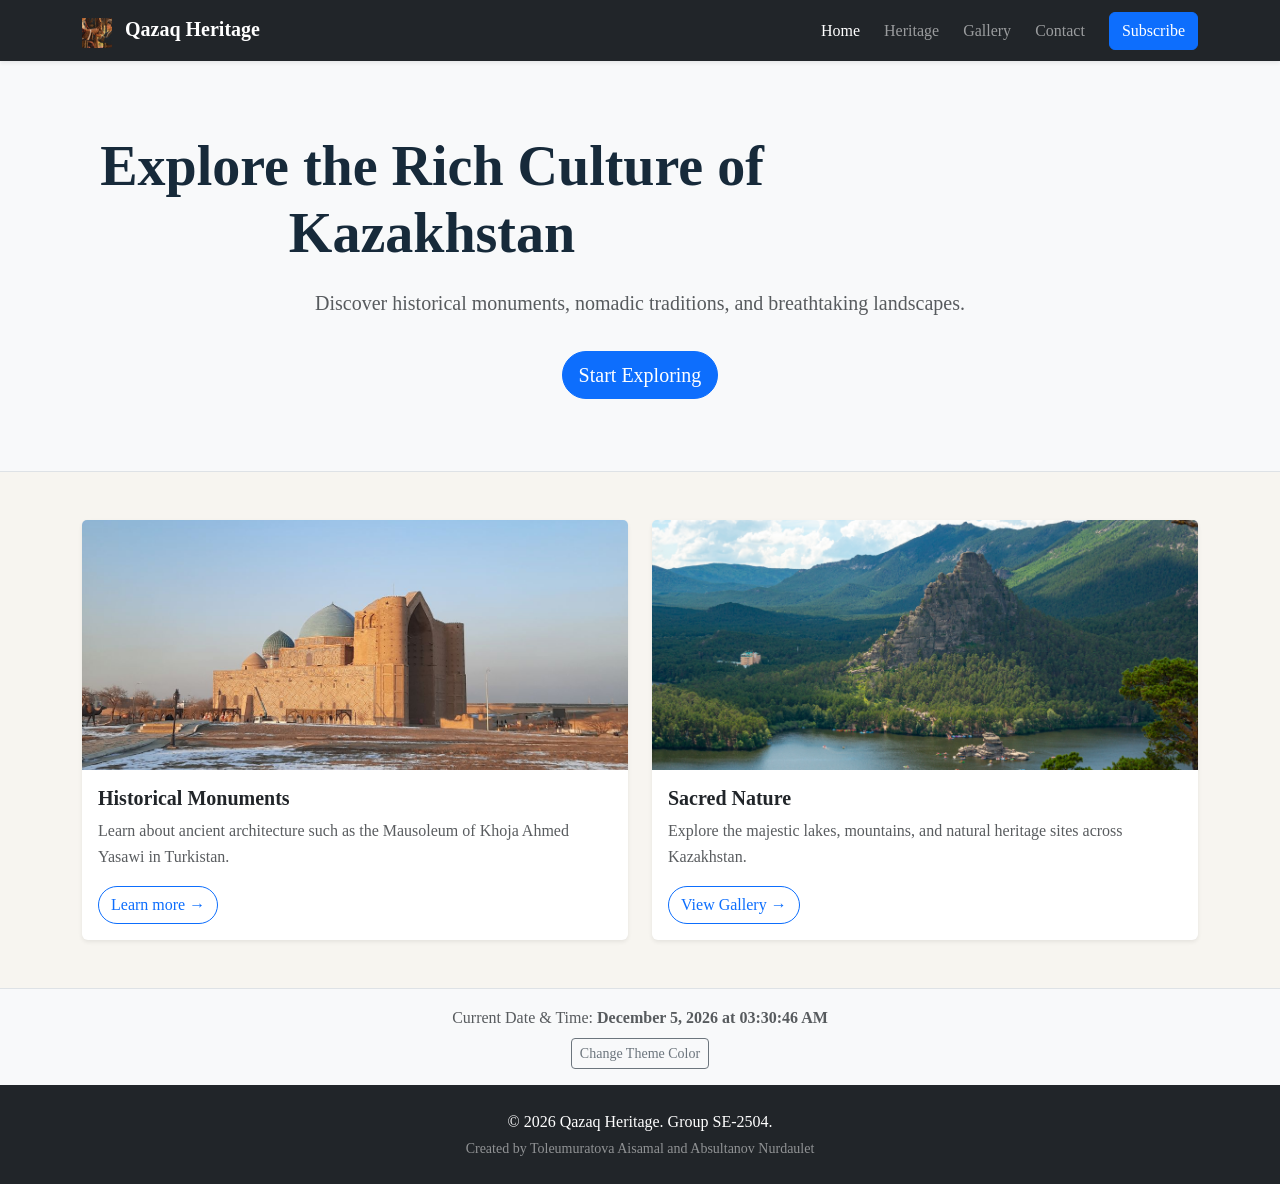
<file: index.html>
<!DOCTYPE html>
<html lang="en">
<head>
    <meta charset="UTF-8">
    <meta name="viewport" content="width=device-width, initial-scale=1.0">
    <title>Qazaq Heritage - Home</title>
    <link href="https://cdn.jsdelivr.net/npm/bootstrap@5.3.3/dist/css/bootstrap.min.css" rel="stylesheet">
    <link rel="stylesheet" href="css/style.css">
</head>
<body>

    <!-- Navbar -->
    <nav class="navbar navbar-expand-lg navbar-dark bg-dark shadow-sm">
        <div class="container">
            <a class="navbar-brand fw-bold" href="index.html">
                <img src="images/logo.png" alt="Logo" width="30" height="30" class="d-inline-block align-text-top me-2">
                Qazaq Heritage
            </a>
            <button class="navbar-toggler" type="button" data-bs-toggle="collapse" data-bs-target="#navbarNav">
                <span class="navbar-toggler-icon"></span>
            </button>
            <div class="collapse navbar-collapse" id="navbarNav">
                <ul class="navbar-nav ms-auto gap-lg-2">
                    <li class="nav-item"><a class="nav-link active" href="index.html">Home</a></li>
                    <li class="nav-item"><a class="nav-link" href="heritage.html">Heritage</a></li>
                    <li class="nav-item"><a class="nav-link" href="gallery.html">Gallery</a></li>
                    <li class="nav-item"><a class="nav-link" href="contact.html">Contact</a></li>
                </ul>
                <button id="openModalBtn" class="btn btn-primary ms-lg-3 mt-2 mt-lg-0">Subscribe</button>
            </div>
        </div>
    </nav>

    <!-- Hero Section -->
    <header class="py-5 bg-light border-bottom text-center">
        <div class="container my-4">
            <h1 class="display-4 fw-bold">Explore the Rich Culture of Kazakhstan</h1>
            <p class="lead text-muted">Discover historical monuments, nomadic traditions, and breathtaking landscapes.</p>
            <a href="heritage.html" class="btn btn-primary btn-lg rounded-pill mt-3">Start Exploring</a>
        </div>
    </header>

    <!-- Featured Cards -->
    <main class="container my-5">
        <div class="row g-4">
            <div class="col-md-6">
                <div class="card h-100 shadow-sm border-0">
                    <img src="images/yasawi.jpg" class="card-img-top" alt="Mausoleum" style="height: 250px; object-fit: cover;">
                    <div class="card-body">
                        <h5 class="card-title fw-bold">Historical Monuments</h5>
                        <p class="card-text text-muted">Learn about ancient architecture such as the Mausoleum of Khoja Ahmed Yasawi in Turkistan.</p>
                        <a href="heritage.html" class="btn btn-outline-primary rounded-pill">Learn more &rarr;</a>
                    </div>
                </div>
            </div>
            <div class="col-md-6">
                <div class="card h-100 shadow-sm border-0">
                    <img src="images/burabay.jpg" class="card-img-top" alt="Burabay" style="height: 250px; object-fit: cover;">
                    <div class="card-body">
                        <h5 class="card-title fw-bold">Sacred Nature</h5>
                        <p class="card-text text-muted">Explore the majestic lakes, mountains, and natural heritage sites across Kazakhstan.</p>
                        <a href="gallery.html" class="btn btn-outline-primary rounded-pill">View Gallery &rarr;</a>
                    </div>
                </div>
            </div>
        </div>
    </main>

    <!-- Dynamic Date/Time & Color Switcher -->
    <div class="text-center py-3 bg-light border-top">
        <p class="mb-2 text-muted">Current Date & Time: <span id="dateTimeDisplay" class="fw-bold"></span></p>
        <button id="changeBgBtn" class="btn btn-outline-secondary btn-sm">Change Theme Color</button>
    </div>

    <!-- Modal Popup -->
    <div id="subscriptionModal" style="display: none; position: fixed; top: 0; left: 0; width: 100%; height: 100%; background: rgba(0,0,0,0.5); justify-content: center; align-items: center; z-index: 1000;">
        <div class="bg-white p-4 rounded shadow" style="max-width: 400px; width: 100%; position: relative;">
            <span id="closeModalBtn" style="position: absolute; right: 15px; top: 10px; cursor: pointer; font-size: 24px;">&times;</span>
            <h4>Subscribe to Newsletter</h4>
            <p class="text-muted">Get updates on Qazaq Heritage projects.</p>
            <input type="email" class="form-control mb-3" placeholder="Enter your email">
            <button class="btn btn-success w-100">Submit</button>
        </div>
    </div>

    <!-- Footer -->
    <footer class="py-4 bg-dark text-white text-center">
        <div class="container">
            <p class="mb-0">&copy; 2026 Qazaq Heritage. Group SE-2504.</p>
            <small class="text-white-50">Created by Toleumuratova Aisamal and Absultanov Nurdaulet</small>
        </div>
    </footer>

    <script src="https://cdn.jsdelivr.net/npm/bootstrap@5.3.3/dist/js/bootstrap.bundle.min.js"></script>
    <script src="js/script.js"></script>
</body>
</html>
</file>
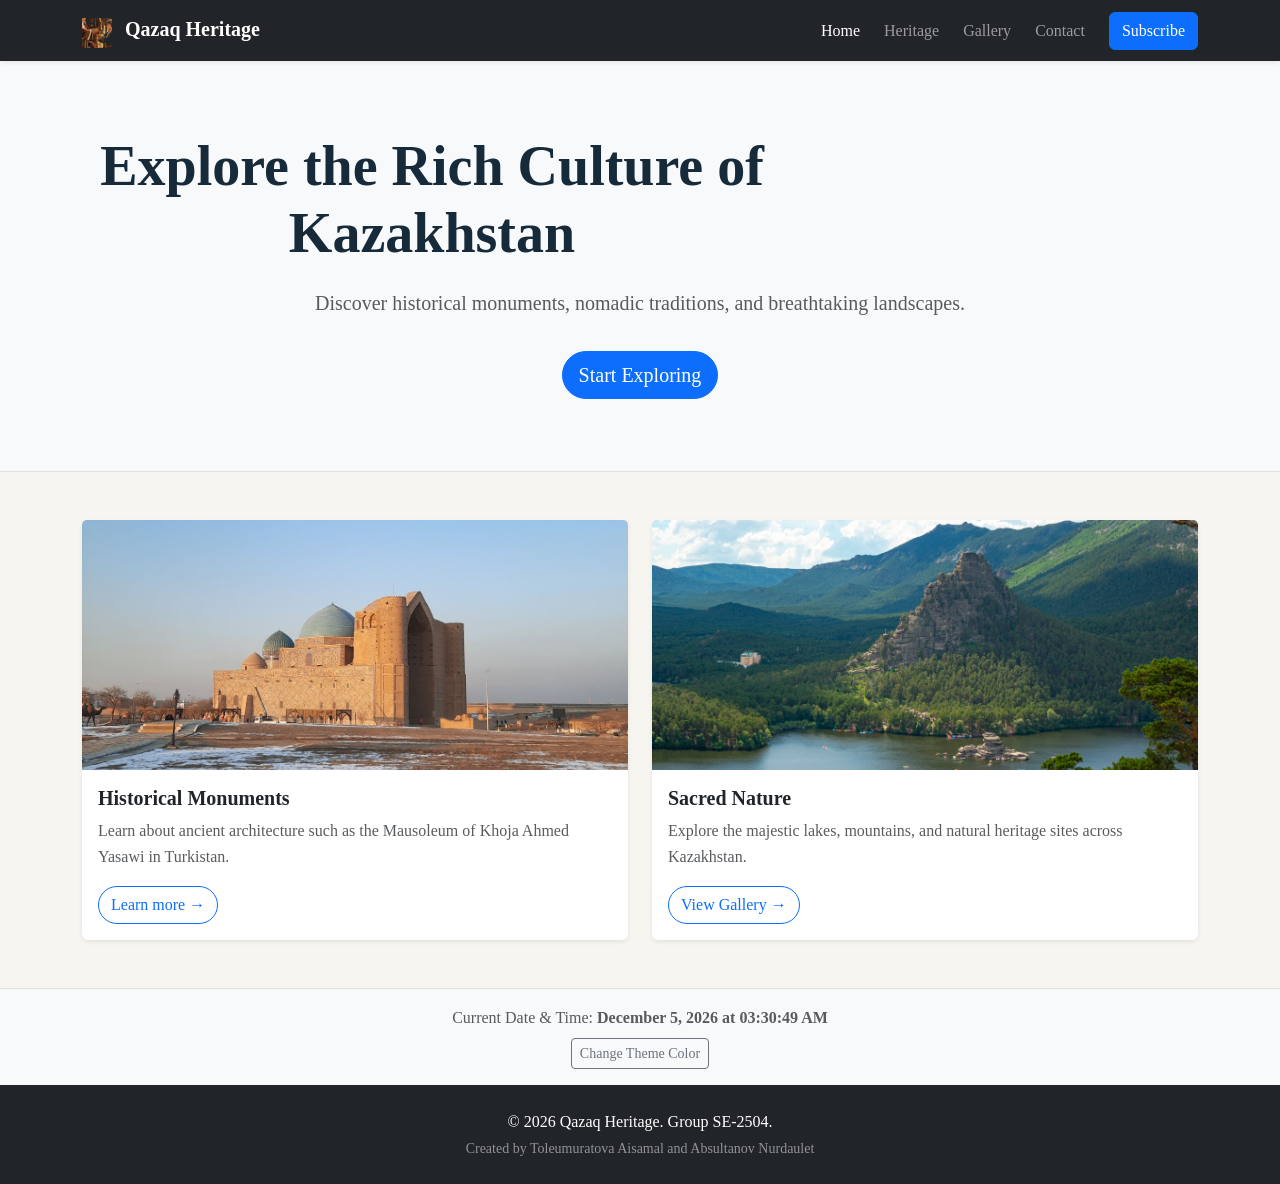
<file: OneDrive/Desktop/Qazaq-Heritage/index.html>
<!DOCTYPE html>
<html lang="en">
<head>
    <meta charset="UTF-8">
    <meta name="viewport" content="width=device-width, initial-scale=1.0">
    <title>Qazaq Heritage - Home</title>
    <link href="https://cdn.jsdelivr.net/npm/bootstrap@5.3.3/dist/css/bootstrap.min.css" rel="stylesheet">
    <link rel="stylesheet" href="css/style.css">
</head>
<body>

    <!-- Navbar -->
    <nav class="navbar navbar-expand-lg navbar-dark bg-dark shadow-sm">
        <div class="container">
            <a class="navbar-brand fw-bold" href="index.html">
                <img src="images/logo.png" alt="Logo" width="30" height="30" class="d-inline-block align-text-top me-2">
                Qazaq Heritage
            </a>
            <button class="navbar-toggler" type="button" data-bs-toggle="collapse" data-bs-target="#navbarNav">
                <span class="navbar-toggler-icon"></span>
            </button>
            <div class="collapse navbar-collapse" id="navbarNav">
                <ul class="navbar-nav ms-auto gap-lg-2">
                    <li class="nav-item"><a class="nav-link active" href="index.html">Home</a></li>
                    <li class="nav-item"><a class="nav-link" href="heritage.html">Heritage</a></li>
                    <li class="nav-item"><a class="nav-link" href="gallery.html">Gallery</a></li>
                    <li class="nav-item"><a class="nav-link" href="contact.html">Contact</a></li>
                </ul>
                <button id="openModalBtn" class="btn btn-primary ms-lg-3 mt-2 mt-lg-0">Subscribe</button>
            </div>
        </div>
    </nav>

    <!-- Hero Section -->
    <header class="py-5 bg-light border-bottom text-center">
        <div class="container my-4">
            <h1 class="display-4 fw-bold">Explore the Rich Culture of Kazakhstan</h1>
            <p class="lead text-muted">Discover historical monuments, nomadic traditions, and breathtaking landscapes.</p>
            <a href="heritage.html" class="btn btn-primary btn-lg rounded-pill mt-3">Start Exploring</a>
        </div>
    </header>

    <!-- Featured Cards -->
    <main class="container my-5">
        <div class="row g-4">
            <div class="col-md-6">
                <div class="card h-100 shadow-sm border-0">
                    <img src="images/yasawi.jpg" class="card-img-top" alt="Mausoleum" style="height: 250px; object-fit: cover;">
                    <div class="card-body">
                        <h5 class="card-title fw-bold">Historical Monuments</h5>
                        <p class="card-text text-muted">Learn about ancient architecture such as the Mausoleum of Khoja Ahmed Yasawi in Turkistan.</p>
                        <a href="heritage.html" class="btn btn-outline-primary rounded-pill">Learn more &rarr;</a>
                    </div>
                </div>
            </div>
            <div class="col-md-6">
                <div class="card h-100 shadow-sm border-0">
                    <img src="images/burabay.jpg" class="card-img-top" alt="Burabay" style="height: 250px; object-fit: cover;">
                    <div class="card-body">
                        <h5 class="card-title fw-bold">Sacred Nature</h5>
                        <p class="card-text text-muted">Explore the majestic lakes, mountains, and natural heritage sites across Kazakhstan.</p>
                        <a href="gallery.html" class="btn btn-outline-primary rounded-pill">View Gallery &rarr;</a>
                    </div>
                </div>
            </div>
        </div>
    </main>

    <!-- Dynamic Date/Time & Color Switcher -->
    <div class="text-center py-3 bg-light border-top">
        <p class="mb-2 text-muted">Current Date & Time: <span id="dateTimeDisplay" class="fw-bold"></span></p>
        <button id="changeBgBtn" class="btn btn-outline-secondary btn-sm">Change Theme Color</button>
    </div>

    <!-- Modal Popup -->
    <div id="subscriptionModal" style="display: none; position: fixed; top: 0; left: 0; width: 100%; height: 100%; background: rgba(0,0,0,0.5); justify-content: center; align-items: center; z-index: 1000;">
        <div class="bg-white p-4 rounded shadow" style="max-width: 400px; width: 100%; position: relative;">
            <span id="closeModalBtn" style="position: absolute; right: 15px; top: 10px; cursor: pointer; font-size: 24px;">&times;</span>
            <h4>Subscribe to Newsletter</h4>
            <p class="text-muted">Get updates on Qazaq Heritage projects.</p>
            <input type="email" class="form-control mb-3" placeholder="Enter your email">
            <button class="btn btn-success w-100">Submit</button>
        </div>
    </div>

    <!-- Footer -->
    <footer class="py-4 bg-dark text-white text-center">
        <div class="container">
            <p class="mb-0">&copy; 2026 Qazaq Heritage. Group SE-2504.</p>
            <small class="text-white-50">Created by Toleumuratova Aisamal and Absultanov Nurdaulet</small>
        </div>
    </footer>

    <script src="https://cdn.jsdelivr.net/npm/bootstrap@5.3.3/dist/js/bootstrap.bundle.min.js"></script>
    <script src="js/script.js"></script>
</body>
</html>
</file>
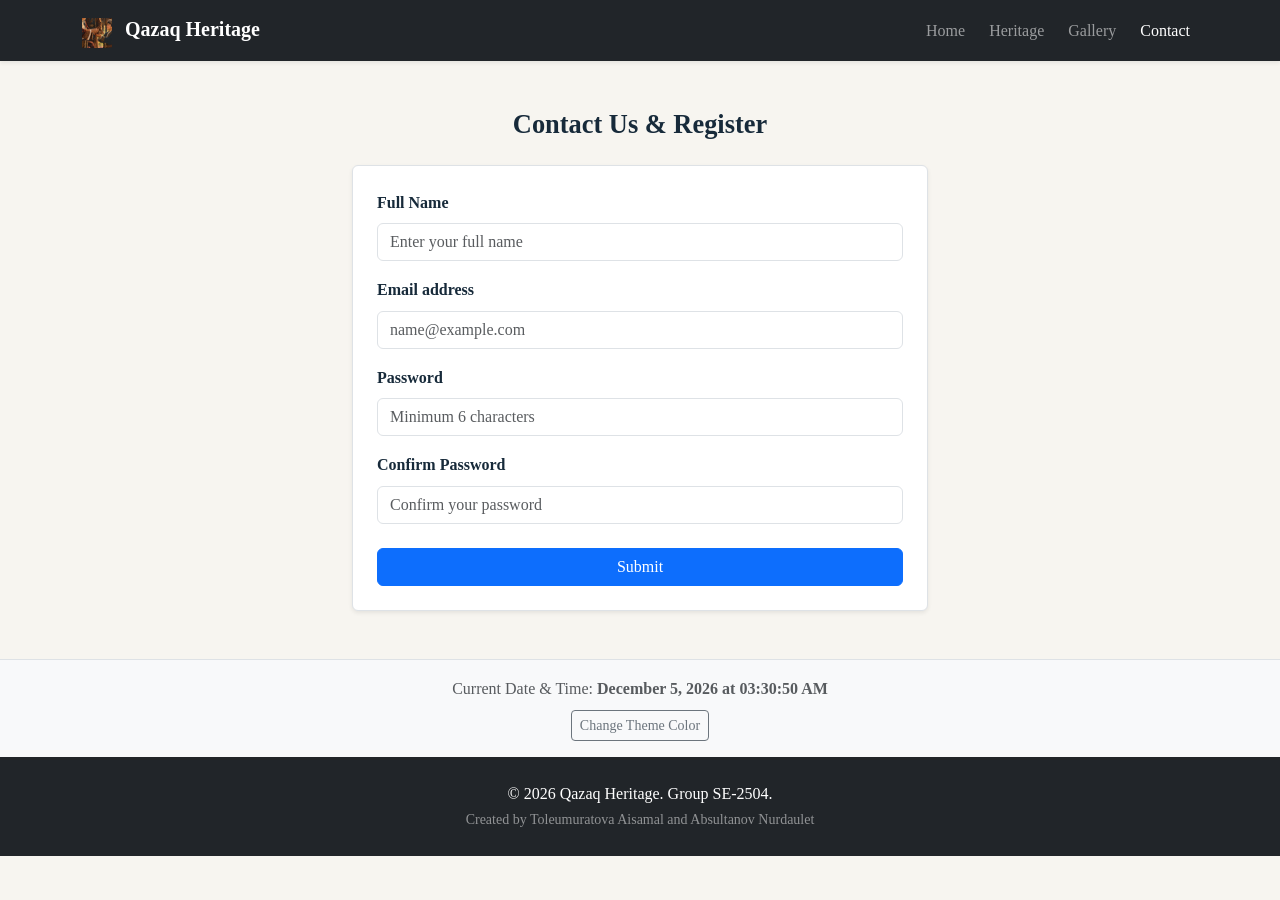
<file: contact.html>
<!DOCTYPE html>
<html lang="en">
<head>
    <meta charset="UTF-8">
    <meta name="viewport" content="width=device-width, initial-scale=1.0">
    <title>Qazaq Heritage - Contact</title>
    <link href="https://cdn.jsdelivr.net/npm/bootstrap@5.3.3/dist/css/bootstrap.min.css" rel="stylesheet">
    <link rel="stylesheet" href="css/style.css">
</head>
<body>

    <!-- Navbar -->
    <nav class="navbar navbar-expand-lg navbar-dark bg-dark shadow-sm">
        <div class="container">
            <a class="navbar-brand fw-bold" href="index.html">
                <img src="images/logo.png" alt="Logo" width="30" height="30" class="d-inline-block align-text-top me-2">
                Qazaq Heritage
            </a>
            <button class="navbar-toggler" type="button" data-bs-toggle="collapse" data-bs-target="#navbarNav">
                <span class="navbar-toggler-icon"></span>
            </button>
            <div class="collapse navbar-collapse" id="navbarNav">
                <ul class="navbar-nav ms-auto gap-lg-2">
                    <li class="nav-item"><a class="nav-link" href="index.html">Home</a></li>
                    <li class="nav-item"><a class="nav-link" href="heritage.html">Heritage</a></li>
                    <li class="nav-item"><a class="nav-link" href="gallery.html">Gallery</a></li>
                    <li class="nav-item"><a class="nav-link active" href="contact.html">Contact</a></li>
                </ul>
            </div>
        </div>
    </nav>

    <!-- Main Content -->
    <main class="container my-5" style="max-width: 600px;">
        <h2 class="fw-bold mb-4 text-center">Contact Us & Register</h2>
        
        <!-- Task 1: Form Validation -->
        <form id="contactForm" novalidate class="p-4 border rounded bg-white shadow-sm">
            <div class="mb-3">
                <label for="fullName" class="form-label fw-semibold">Full Name</label>
                <input type="text" class="form-control" id="fullName" placeholder="Enter your full name">
                <div class="invalid-feedback"></div>
            </div>

            <div class="mb-3">
                <label for="emailAddress" class="form-label fw-semibold">Email address</label>
                <input type="email" class="form-control" id="emailAddress" placeholder="name@example.com">
                <div class="invalid-feedback"></div>
            </div>

            <div class="mb-3">
                <label for="password" class="form-label fw-semibold">Password</label>
                <input type="password" class="form-control" id="password" placeholder="Minimum 6 characters">
                <div class="invalid-feedback"></div>
            </div>

            <div class="mb-3">
                <label for="confirmPassword" class="form-label fw-semibold">Confirm Password</label>
                <input type="password" class="form-control" id="confirmPassword" placeholder="Confirm your password">
                <div class="invalid-feedback"></div>
            </div>

            <button type="submit" class="btn btn-primary w-100 mt-2">Submit</button>
        </form>
    </main>

    <!-- Dynamic Date/Time & Color Switcher -->
    <div class="text-center py-3 bg-light border-top">
        <p class="mb-2 text-muted">Current Date & Time: <span id="dateTimeDisplay" class="fw-bold"></span></p>
        <button id="changeBgBtn" class="btn btn-outline-secondary btn-sm">Change Theme Color</button>
    </div>

    <!-- Footer -->
    <footer class="py-4 bg-dark text-white text-center">
        <div class="container">
            <p class="mb-0">&copy; 2026 Qazaq Heritage. Group SE-2504.</p>
            <small class="text-white-50">Created by Toleumuratova Aisamal and Absultanov Nurdaulet</small>
        </div>
    </footer>

    <script src="https://cdn.jsdelivr.net/npm/bootstrap@5.3.3/dist/js/bootstrap.bundle.min.js"></script>
    <script src="js/script.js"></script>
</body>
</html>
</file>
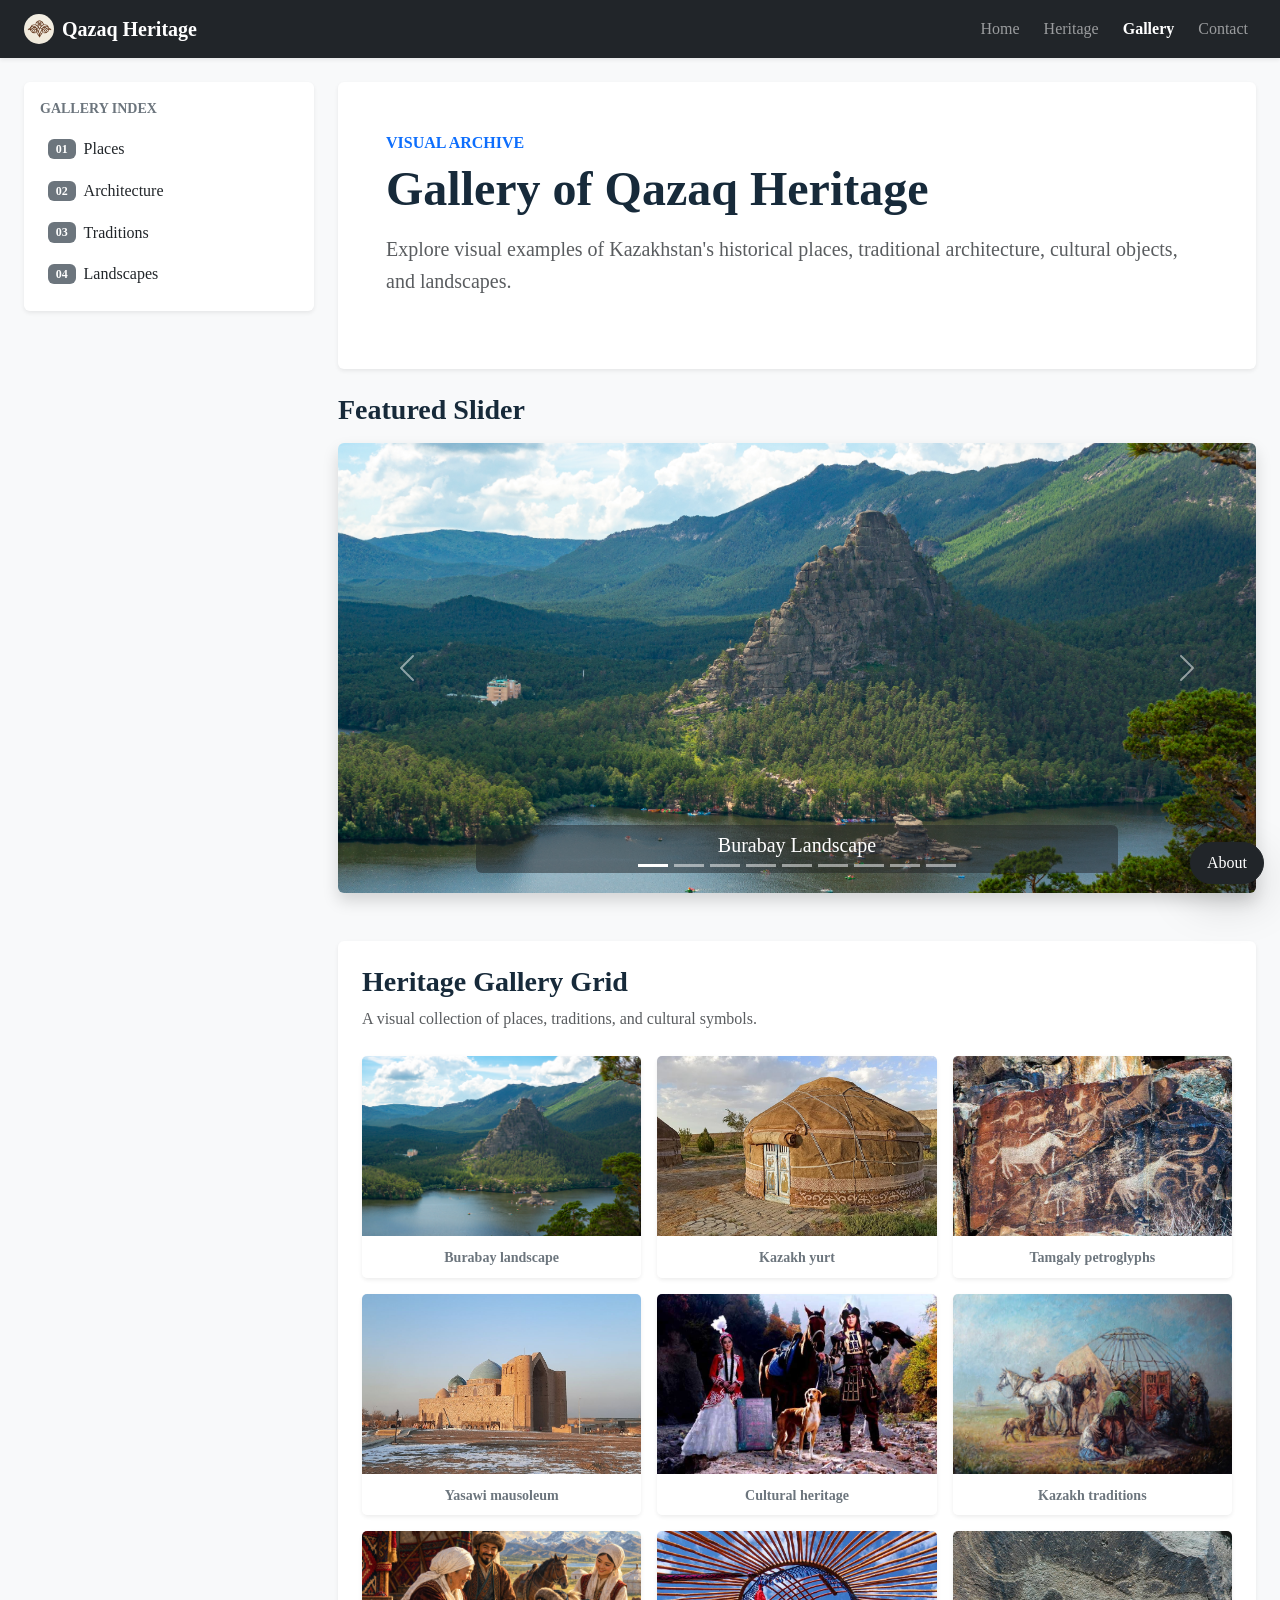
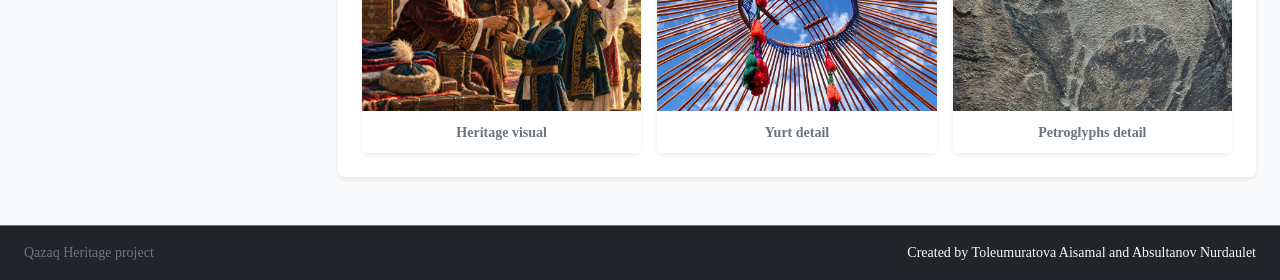
<file: gallery.html>
<!DOCTYPE html>
<html lang="en">
<head>
    <meta charset="UTF-8">
    <meta name="viewport" content="width=device-width, initial-scale=1.0">
    <!-- Qazaq Heritage Team Project -->
    <title>Gallery | Qazaq Heritage</title>
    
    <!-- Bootstrap 5 CSS -->
    <link href="https://cdn.jsdelivr.net/npm/bootstrap@5.3.3/dist/css/bootstrap.min.css" rel="stylesheet">
    <!-- Custom Stylesheet -->
    <link rel="stylesheet" href="css/style.css">
</head>
<body class="d-flex flex-column min-vh-100 bg-light">

    <!-- Task 5: Bootstrap Navigation Bar -->
    <header class="sticky-top">
        <nav class="navbar navbar-expand-lg navbar-dark bg-dark shadow-sm">
            <div class="container-fluid px-4">
                <a class="navbar-brand d-flex align-items-center gap-2 fw-bold" href="index.html">
                    <img src="images/hero.jpg" alt="Qazaq Heritage logo" width="30" height="30" class="rounded-circle object-fit-cover">
                    <span>Qazaq Heritage</span>
                </a>
                <button class="navbar-toggler" type="button" data-bs-toggle="collapse" data-bs-target="#mainNavbar" aria-controls="mainNavbar" aria-expanded="false" aria-label="Toggle navigation">
                    <span class="navbar-toggler-icon"></span>
                </button>
                <div class="collapse navbar-collapse" id="mainNavbar">
                    <ul class="navbar-nav ms-auto mb-2 mb-lg-0 gap-lg-2">
                        <li class="nav-item"><a class="nav-link" href="index.html">Home</a></li>
                        <li class="nav-item"><a class="nav-link" href="heritage.html">Heritage</a></li>
                        <li class="nav-item"><a class="nav-link active fw-semibold" aria-current="page" href="gallery.html">Gallery</a></li>
                        <li class="nav-item"><a class="nav-link" href="contact.html">Contact</a></li>
                    </ul>
                </div>
            </div>
        </nav>
    </header>

    <!-- Main Content Layout -->
    <div class="container-fluid flex-grow-1 my-4 px-3 px-md-4">
        <div class="row g-4">
            
            <!-- Sidebar Navigation -->
            <aside class="col-12 col-lg-3">
                <div class="p-3 bg-white rounded shadow-sm sticky-lg-top" style="top: 80px;">
                    <p class="text-uppercase text-secondary fw-bold small mb-2">GALLERY INDEX</p>
                    <div class="list-group list-group-flush">
                        <div class="list-group-item border-0 px-2 py-2 d-flex align-items-center gap-2">
                            <span class="badge bg-secondary">01</span> Places
                        </div>
                        <div class="list-group-item border-0 px-2 py-2 d-flex align-items-center gap-2">
                            <span class="badge bg-secondary">02</span> Architecture
                        </div>
                        <div class="list-group-item border-0 px-2 py-2 d-flex align-items-center gap-2">
                            <span class="badge bg-secondary">03</span> Traditions
                        </div>
                        <div class="list-group-item border-0 px-2 py-2 d-flex align-items-center gap-2">
                            <span class="badge bg-secondary">04</span> Landscapes
                        </div>
                    </div>
                </div>
            </aside>

            <!-- Main Body -->
            <main class="col-12 col-lg-9">
                
                <!-- Introduction Section -->
                <section class="p-4 p-md-5 bg-white rounded shadow-sm mb-4">
                    <p class="text-uppercase text-primary fw-bold mb-1">Visual Archive</p>
                    <h1 class="display-5 fw-bold mb-3">Gallery of Qazaq Heritage</h1>
                    <p class="lead text-muted mb-4">Explore visual examples of Kazakhstan's historical places, traditional architecture, cultural objects, and landscapes.</p>
                </section>

                <!-- Task 7: Bootstrap Carousel (9 Images) -->
                <section class="mb-5">
                    <h2 class="h3 fw-bold mb-3">Featured Slider</h2>
                    <div id="heritageCarousel" class="carousel slide shadow rounded overflow-hidden" data-bs-ride="carousel">
                        
                        <!-- Carousel Indicators -->
                        <div class="carousel-indicators">
                            <button type="button" data-bs-target="#heritageCarousel" data-bs-slide-to="0" class="active" aria-current="true" aria-label="Slide 1"></button>
                            <button type="button" data-bs-target="#heritageCarousel" data-bs-slide-to="1" aria-label="Slide 2"></button>
                            <button type="button" data-bs-target="#heritageCarousel" data-bs-slide-to="2" aria-label="Slide 3"></button>
                            <button type="button" data-bs-target="#heritageCarousel" data-bs-slide-to="3" aria-label="Slide 4"></button>
                            <button type="button" data-bs-target="#heritageCarousel" data-bs-slide-to="4" aria-label="Slide 5"></button>
                            <button type="button" data-bs-target="#heritageCarousel" data-bs-slide-to="5" aria-label="Slide 6"></button>
                            <button type="button" data-bs-target="#heritageCarousel" data-bs-slide-to="6" aria-label="Slide 7"></button>
                            <button type="button" data-bs-target="#heritageCarousel" data-bs-slide-to="7" aria-label="Slide 8"></button>
                            <button type="button" data-bs-target="#heritageCarousel" data-bs-slide-to="8" aria-label="Slide 9"></button>
                        </div>

                        <!-- Carousel Inner Slides -->
                        <div class="carousel-inner">
                            <div class="carousel-item active">
                                <img src="images/burabay.jpg" class="d-block w-100 object-fit-cover" style="height: 450px;" alt="Burabay landscape">
                                <div class="carousel-caption d-none d-md-block bg-dark bg-opacity-50 rounded p-2">
                                    <h5>Burabay Landscape</h5>
                                </div>
                            </div>
                            <div class="carousel-item">
                                <img src="images/yurt.jpg" class="d-block w-100 object-fit-cover" style="height: 450px;" alt="Kazakh yurt">
                                <div class="carousel-caption d-none d-md-block bg-dark bg-opacity-50 rounded p-2">
                                    <h5>Kazakh Yurt</h5>
                                </div>
                            </div>
                            <div class="carousel-item">
                                <img src="images/tamgaly.jpg" class="d-block w-100 object-fit-cover" style="height: 450px;" alt="Tamgaly petroglyphs">
                                <div class="carousel-caption d-none d-md-block bg-dark bg-opacity-50 rounded p-2">
                                    <h5>Tamgaly Petroglyphs</h5>
                                </div>
                            </div>
                            <div class="carousel-item">
                                <img src="images/yasawi.jpg" class="d-block w-100 object-fit-cover" style="height: 450px;" alt="Yasawi mausoleum">
                                <div class="carousel-caption d-none d-md-block bg-dark bg-opacity-50 rounded p-2">
                                    <h5>Yasawi Mausoleum</h5>
                                </div>
                            </div>
                            <div class="carousel-item">
                                <img src="images/jetiqazyna.jpg" class="d-block w-100 object-fit-cover" style="height: 450px;" alt="Cultural heritage">
                                <div class="carousel-caption d-none d-md-block bg-dark bg-opacity-50 rounded p-2">
                                    <h5>Cultural Heritage</h5>
                                </div>
                            </div>
                            <div class="carousel-item">
                                <img src="images/kazakh_culture.jpg" class="d-block w-100 object-fit-cover" style="height: 450px;" alt="Kazakh traditions">
                                <div class="carousel-caption d-none d-md-block bg-dark bg-opacity-50 rounded p-2">
                                    <h5>Kazakh Traditions</h5>
                                </div>
                            </div>
                            <div class="carousel-item">
                                <img src="images/Qazaq Heritage_1.jpg" class="d-block w-100 object-fit-cover" style="height: 450px;" alt="Heritage visual">
                                <div class="carousel-caption d-none d-md-block bg-dark bg-opacity-50 rounded p-2">
                                    <h5>Heritage Visual</h5>
                                </div>
                            </div>
                            <div class="carousel-item">
                                <img src="images/yurt_2.jpg" class="d-block w-100 object-fit-cover" style="height: 450px;" alt="Yurt detail">
                                <div class="carousel-caption d-none d-md-block bg-dark bg-opacity-50 rounded p-2">
                                    <h5>Yurt Detail</h5>
                                </div>
                            </div>
                            <div class="carousel-item">
                                <img src="images/tamgaly_2.jpg" class="d-block w-100 object-fit-cover" style="height: 450px;" alt="Petroglyphs">
                                <div class="carousel-caption d-none d-md-block bg-dark bg-opacity-50 rounded p-2">
                                    <h5>Petroglyphs Detail</h5>
                                </div>
                            </div>
                        </div>

                        <!-- Carousel Controls -->
                        <button class="carousel-control-prev" type="button" data-bs-target="#heritageCarousel" data-bs-slide="prev">
                            <span class="carousel-control-prev-icon" aria-hidden="true"></span>
                            <span class="visually-hidden">Previous</span>
                        </button>
                        <button class="carousel-control-next" type="button" data-bs-target="#heritageCarousel" data-bs-slide="next">
                            <span class="carousel-control-next-icon" aria-hidden="true"></span>
                            <span class="visually-hidden">Next</span>
                        </button>
                    </div>
                </section>

                <!-- Responsive Grid Gallery -->
                <section class="p-4 bg-white rounded shadow-sm mb-4">
                    <h2 class="h3 fw-bold mb-2">Heritage Gallery Grid</h2>
                    <p class="text-muted mb-4">A visual collection of places, traditions, and cultural symbols.</p>
                    
                    <div class="row row-cols-1 row-cols-sm-2 row-cols-md-3 g-3">
                        <div class="col">
                            <div class="card h-100 shadow-sm border-0">
                                <img src="images/burabay.jpg" class="card-img-top object-fit-cover" style="height: 180px;" alt="Burabay landscape">
                                <div class="card-footer bg-white text-center border-0 py-2">
                                    <small class="fw-semibold text-secondary">Burabay landscape</small>
                                </div>
                            </div>
                        </div>

                        <div class="col">
                            <div class="card h-100 shadow-sm border-0">
                                <img src="images/yurt.jpg" class="card-img-top object-fit-cover" style="height: 180px;" alt="Kazakh yurt">
                                <div class="card-footer bg-white text-center border-0 py-2">
                                    <small class="fw-semibold text-secondary">Kazakh yurt</small>
                                </div>
                            </div>
                        </div>

                        <div class="col">
                            <div class="card h-100 shadow-sm border-0">
                                <img src="images/tamgaly.jpg" class="card-img-top object-fit-cover" style="height: 180px;" alt="Tamgaly petroglyphs">
                                <div class="card-footer bg-white text-center border-0 py-2">
                                    <small class="fw-semibold text-secondary">Tamgaly petroglyphs</small>
                                </div>
                            </div>
                        </div>

                        <div class="col">
                            <div class="card h-100 shadow-sm border-0">
                                <img src="images/yasawi.jpg" class="card-img-top object-fit-cover" style="height: 180px;" alt="Yasawi mausoleum">
                                <div class="card-footer bg-white text-center border-0 py-2">
                                    <small class="fw-semibold text-secondary">Yasawi mausoleum</small>
                                </div>
                            </div>
                        </div>

                        <div class="col">
                            <div class="card h-100 shadow-sm border-0">
                                <img src="images/jetiqazyna.jpg" class="card-img-top object-fit-cover" style="height: 180px;" alt="Cultural heritage">
                                <div class="card-footer bg-white text-center border-0 py-2">
                                    <small class="fw-semibold text-secondary">Cultural heritage</small>
                                </div>
                            </div>
                        </div>

                        <div class="col">
                            <div class="card h-100 shadow-sm border-0">
                                <img src="images/kazakh_culture.jpg" class="card-img-top object-fit-cover" style="height: 180px;" alt="Kazakh traditions">
                                <div class="card-footer bg-white text-center border-0 py-2">
                                    <small class="fw-semibold text-secondary">Kazakh traditions</small>
                                </div>
                            </div>
                        </div>

                        <div class="col">
                            <div class="card h-100 shadow-sm border-0">
                                <img src="images/Qazaq Heritage_1.jpg" class="card-img-top object-fit-cover" style="height: 180px;" alt="Heritage visual">
                                <div class="card-footer bg-white text-center border-0 py-2">
                                    <small class="fw-semibold text-secondary">Heritage visual</small>
                                </div>
                            </div>
                        </div>

                        <div class="col">
                            <div class="card h-100 shadow-sm border-0">
                                <img src="images/yurt_2.jpg" class="card-img-top object-fit-cover" style="height: 180px;" alt="Yurt detail">
                                <div class="card-footer bg-white text-center border-0 py-2">
                                    <small class="fw-semibold text-secondary">Yurt detail</small>
                                </div>
                            </div>
                        </div>

                        <div class="col">
                            <div class="card h-100 shadow-sm border-0">
                                <img src="images/tamgaly_2.jpg" class="card-img-top object-fit-cover" style="height: 180px;" alt="Petroglyphs">
                                <div class="card-footer bg-white text-center border-0 py-2">
                                    <small class="fw-semibold text-secondary">Petroglyphs detail</small>
                                </div>
                            </div>
                        </div>
                    </div>
                </section>

            </main>
        </div>
    </div>

    <!-- Task 10 & Submission Rule: Footer with Member Names -->
    <footer class="bg-dark text-white py-3 mt-auto border-top border-secondary">
        <div class="container-fluid px-4 d-flex flex-column flex-md-row justify-content-between align-items-center gap-2">
            <p class="mb-0 small text-secondary">Qazaq Heritage project</p>
            <p class="mb-0 small text-light">Created by Toleumuratova Aisamal and Absultanov Nurdaulet</p>
        </div>
    </footer>

    <!-- Team Information Widget -->
    <details class="team-info position-fixed bottom-0 end-0 m-3 z-3">
        <summary class="btn btn-dark shadow-lg px-3 py-2 rounded-pill">About</summary>
        <div class="team-info-popup card p-3 shadow-lg border-0 mt-2 position-absolute bottom-100 end-0 bg-white" style="width: 260px;">
            <h3 class="h6 fw-bold mb-3 text-center">About the Team</h3>
            <div class="d-flex justify-content-around">
                <div class="text-center">
                    <img class="rounded-circle object-fit-cover mb-1" src="images/aisamal.jpg" alt="Toleumuratova Aisamal" width="50" height="50">
                    <span class="d-block small fw-semibold">Aisamal</span>
                </div>
                <div class="text-center">
                    <img class="rounded-circle object-fit-cover mb-1" src="images/nurdaulet.jpg" alt="Absultanov Nurdaulet" width="50" height="50">
                    <span class="d-block small fw-semibold">Nurdaulet</span>
                </div>
            </div>
        </div>
    </details>

    <!-- Bootstrap 5 JavaScript Bundle -->
    <script src="https://cdn.jsdelivr.net/npm/bootstrap@5.3.3/dist/js/bootstrap.bundle.min.js"></script>
</body>
</html>
</file>
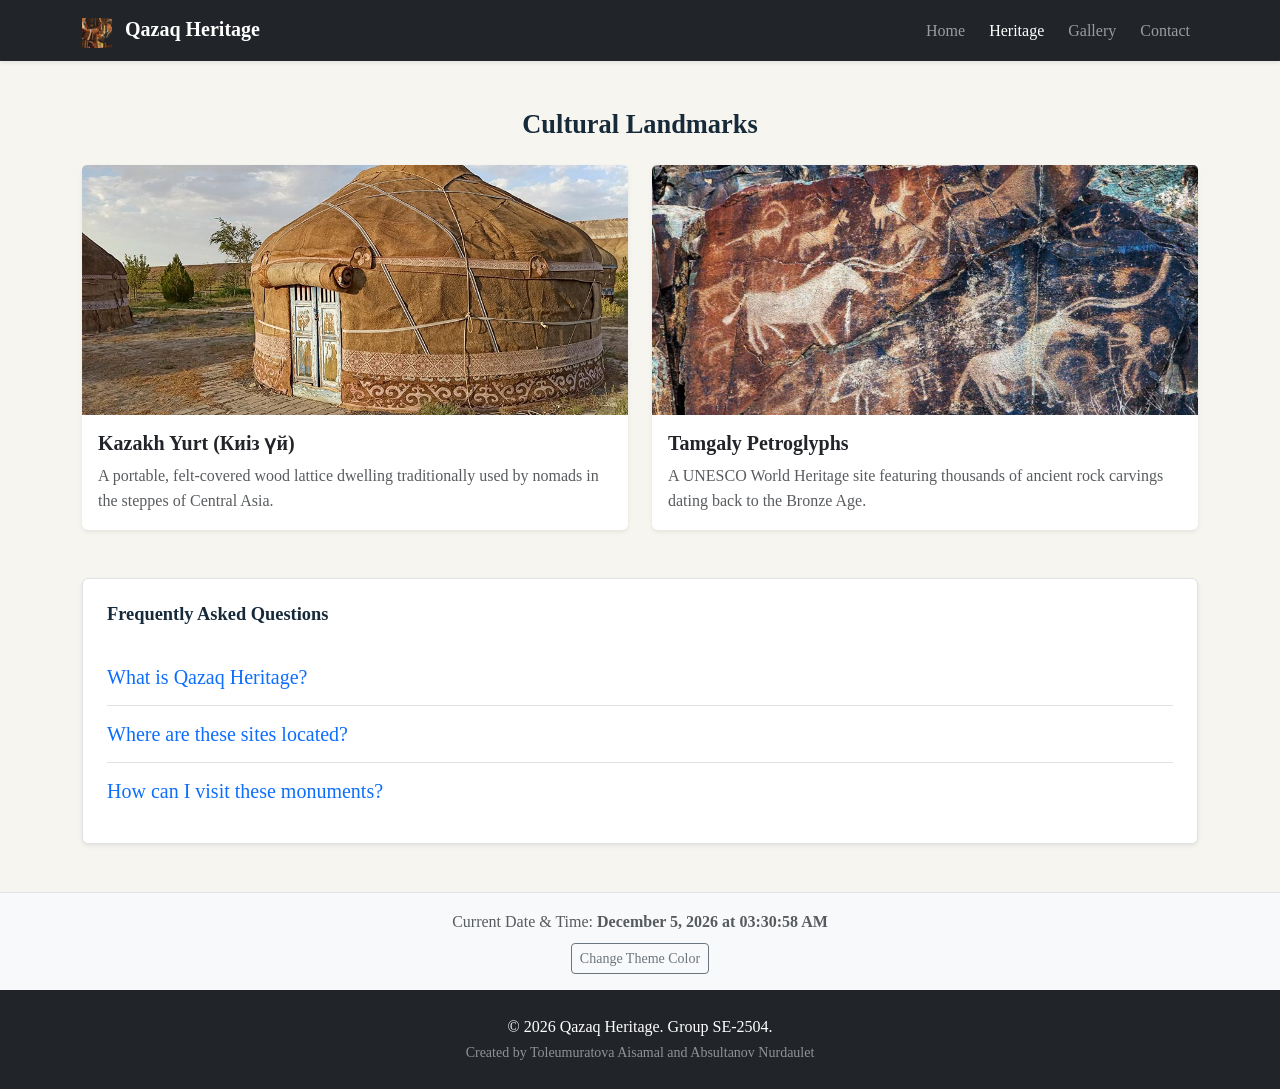
<file: heritage.html>
<!DOCTYPE html>
<html lang="en">
<head>
    <meta charset="UTF-8">
    <meta name="viewport" content="width=device-width, initial-scale=1.0">
    <title>Qazaq Heritage - Cultural Heritage</title>
    <link href="https://cdn.jsdelivr.net/npm/bootstrap@5.3.3/dist/css/bootstrap.min.css" rel="stylesheet">
    <link rel="stylesheet" href="css/style.css">
</head>
<body>

    <!-- Navbar -->
    <nav class="navbar navbar-expand-lg navbar-dark bg-dark shadow-sm">
        <div class="container">
            <a class="navbar-brand fw-bold" href="index.html">
                <img src="images/logo.png" alt="Logo" width="30" height="30" class="d-inline-block align-text-top me-2">
                Qazaq Heritage
            </a>
            <button class="navbar-toggler" type="button" data-bs-toggle="collapse" data-bs-target="#navbarNav">
                <span class="navbar-toggler-icon"></span>
            </button>
            <div class="collapse navbar-collapse" id="navbarNav">
                <ul class="navbar-nav ms-auto gap-lg-2">
                    <li class="nav-item"><a class="nav-link" href="index.html">Home</a></li>
                    <li class="nav-item"><a class="nav-link active" href="heritage.html">Heritage</a></li>
                    <li class="nav-item"><a class="nav-link" href="gallery.html">Gallery</a></li>
                    <li class="nav-item"><a class="nav-link" href="contact.html">Contact</a></li>
                </ul>
            </div>
        </div>
    </nav>

    <main class="container my-5">
        <h2 class="fw-bold mb-4 text-center">Cultural Landmarks</h2>

        <div class="row g-4">
            <div class="col-md-6">
                <div class="card h-100 shadow-sm border-0">
                    <img src="images/yurt.jpg" class="card-img-top" alt="Kazakh Yurt" style="height: 250px; object-fit: cover;">
                    <div class="card-body">
                        <h5 class="card-title fw-bold">Kazakh Yurt (Киіз үй)</h5>
                        <p class="card-text text-muted">A portable, felt-covered wood lattice dwelling traditionally used by nomads in the steppes of Central Asia.</p>
                    </div>
                </div>
            </div>
            <div class="col-md-6">
                <div class="card h-100 shadow-sm border-0">
                    <img src="images/tamgaly.jpg" class="card-img-top" alt="Tamgaly Petroglyphs" style="height: 250px; object-fit: cover;">
                    <div class="card-body">
                        <h5 class="card-title fw-bold">Tamgaly Petroglyphs</h5>
                        <p class="card-text text-muted">A UNESCO World Heritage site featuring thousands of ancient rock carvings dating back to the Bronze Age.</p>
                    </div>
                </div>
            </div>
        </div>

        <!-- Task 2: Accordion FAQ Section -->
        <div class="my-5 p-4 bg-white rounded shadow-sm border">
            <h3 class="fw-bold mb-4">Frequently Asked Questions</h3>
            <div class="faq-item border-bottom py-3">
                <h5 class="faq-question text-primary mb-0" style="cursor: pointer;">What is Qazaq Heritage?</h5>
                <div class="faq-answer text-muted mt-2" style="display: none;">Qazaq Heritage is an educational web platform created to celebrate and share Kazakhstan's history and cultural monuments.</div>
            </div>
            <div class="faq-item border-bottom py-3">
                <h5 class="faq-question text-primary mb-0" style="cursor: pointer;">Where are these sites located?</h5>
                <div class="faq-answer text-muted mt-2" style="display: none;">The heritage sites are spread across various regions of Kazakhstan, including Turkistan, Almaty region, and Burabay.</div>
            </div>
            <div class="faq-item py-3">
                <h5 class="faq-question text-primary mb-0" style="cursor: pointer;">How can I visit these monuments?</h5>
                <div class="faq-answer text-muted mt-2" style="display: none;">You can find official travel routes and guided tours provided by local tourism organizations in Kazakhstan.</div>
            </div>
        </div>
    </main>

    <!-- Dynamic Date/Time & Color Switcher -->
    <div class="text-center py-3 bg-light border-top">
        <p class="mb-2 text-muted">Current Date & Time: <span id="dateTimeDisplay" class="fw-bold"></span></p>
        <button id="changeBgBtn" class="btn btn-outline-secondary btn-sm">Change Theme Color</button>
    </div>

    <!-- Footer -->
    <footer class="py-4 bg-dark text-white text-center">
        <div class="container">
            <p class="mb-0">&copy; 2026 Qazaq Heritage. Group SE-2504.</p>
            <small class="text-white-50">Created by Toleumuratova Aisamal and Absultanov Nurdaulet</small>
        </div>
    </footer>

    <script src="https://cdn.jsdelivr.net/npm/bootstrap@5.3.3/dist/js/bootstrap.bundle.min.js"></script>
    <script src="js/script.js"></script>
</body>
</html>
</file>
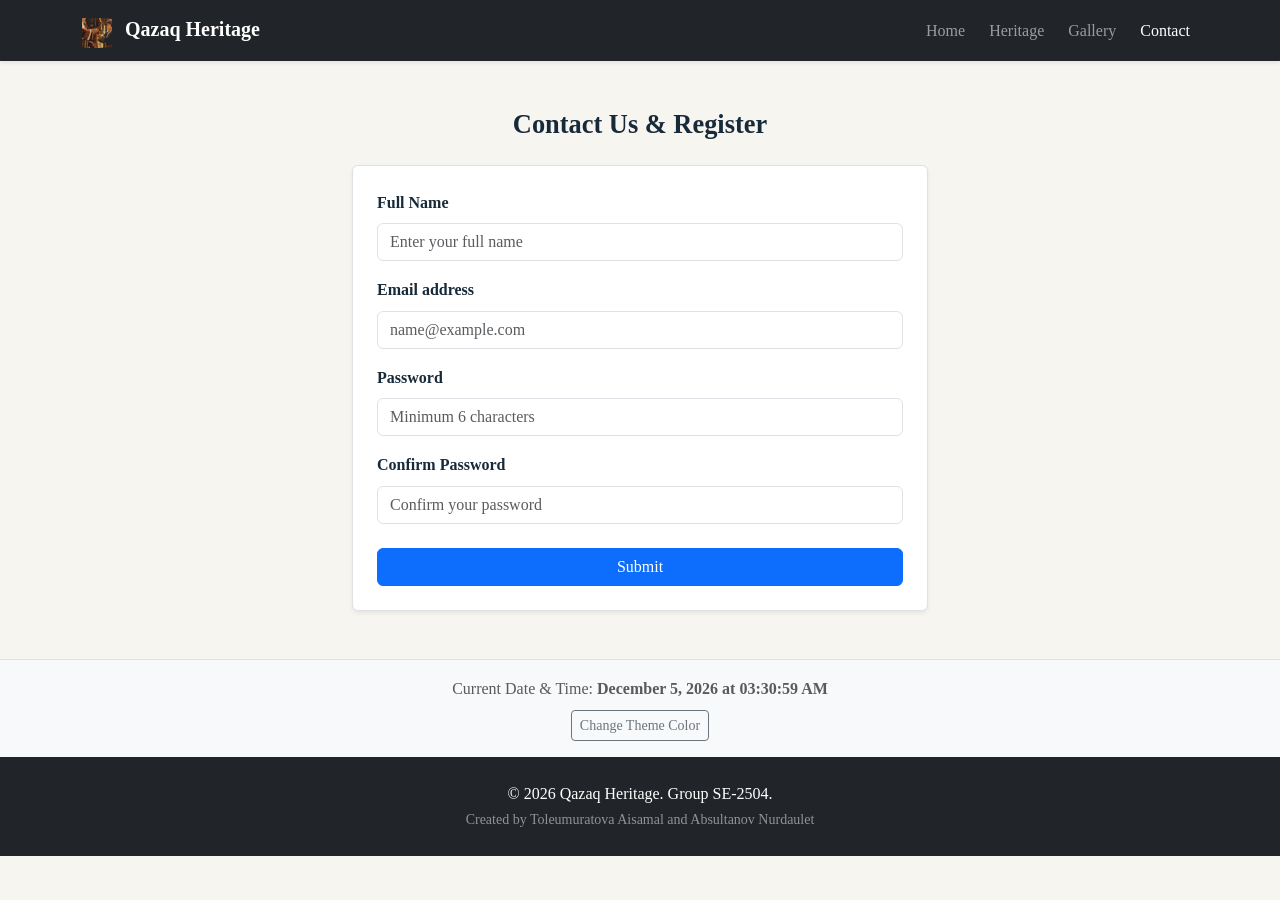
<file: OneDrive/Desktop/Qazaq-Heritage/contact.html>
<!DOCTYPE html>
<html lang="en">
<head>
    <meta charset="UTF-8">
    <meta name="viewport" content="width=device-width, initial-scale=1.0">
    <title>Qazaq Heritage - Contact</title>
    <link href="https://cdn.jsdelivr.net/npm/bootstrap@5.3.3/dist/css/bootstrap.min.css" rel="stylesheet">
    <link rel="stylesheet" href="css/style.css">
</head>
<body>

    <!-- Navbar -->
    <nav class="navbar navbar-expand-lg navbar-dark bg-dark shadow-sm">
        <div class="container">
            <a class="navbar-brand fw-bold" href="index.html">
                <img src="images/logo.png" alt="Logo" width="30" height="30" class="d-inline-block align-text-top me-2">
                Qazaq Heritage
            </a>
            <button class="navbar-toggler" type="button" data-bs-toggle="collapse" data-bs-target="#navbarNav">
                <span class="navbar-toggler-icon"></span>
            </button>
            <div class="collapse navbar-collapse" id="navbarNav">
                <ul class="navbar-nav ms-auto gap-lg-2">
                    <li class="nav-item"><a class="nav-link" href="index.html">Home</a></li>
                    <li class="nav-item"><a class="nav-link" href="heritage.html">Heritage</a></li>
                    <li class="nav-item"><a class="nav-link" href="gallery.html">Gallery</a></li>
                    <li class="nav-item"><a class="nav-link active" href="contact.html">Contact</a></li>
                </ul>
            </div>
        </div>
    </nav>

    <!-- Main Content -->
    <main class="container my-5" style="max-width: 600px;">
        <h2 class="fw-bold mb-4 text-center">Contact Us & Register</h2>
        
        <!-- Task 1: Form Validation -->
        <form id="contactForm" novalidate class="p-4 border rounded bg-white shadow-sm">
            <div class="mb-3">
                <label for="fullName" class="form-label fw-semibold">Full Name</label>
                <input type="text" class="form-control" id="fullName" placeholder="Enter your full name">
                <div class="invalid-feedback"></div>
            </div>

            <div class="mb-3">
                <label for="emailAddress" class="form-label fw-semibold">Email address</label>
                <input type="email" class="form-control" id="emailAddress" placeholder="name@example.com">
                <div class="invalid-feedback"></div>
            </div>

            <div class="mb-3">
                <label for="password" class="form-label fw-semibold">Password</label>
                <input type="password" class="form-control" id="password" placeholder="Minimum 6 characters">
                <div class="invalid-feedback"></div>
            </div>

            <div class="mb-3">
                <label for="confirmPassword" class="form-label fw-semibold">Confirm Password</label>
                <input type="password" class="form-control" id="confirmPassword" placeholder="Confirm your password">
                <div class="invalid-feedback"></div>
            </div>

            <button type="submit" class="btn btn-primary w-100 mt-2">Submit</button>
        </form>
    </main>

    <!-- Dynamic Date/Time & Color Switcher -->
    <div class="text-center py-3 bg-light border-top">
        <p class="mb-2 text-muted">Current Date & Time: <span id="dateTimeDisplay" class="fw-bold"></span></p>
        <button id="changeBgBtn" class="btn btn-outline-secondary btn-sm">Change Theme Color</button>
    </div>

    <!-- Footer -->
    <footer class="py-4 bg-dark text-white text-center">
        <div class="container">
            <p class="mb-0">&copy; 2026 Qazaq Heritage. Group SE-2504.</p>
            <small class="text-white-50">Created by Toleumuratova Aisamal and Absultanov Nurdaulet</small>
        </div>
    </footer>

    <script src="https://cdn.jsdelivr.net/npm/bootstrap@5.3.3/dist/js/bootstrap.bundle.min.js"></script>
    <script src="js/script.js"></script>
</body>
</html>
</file>
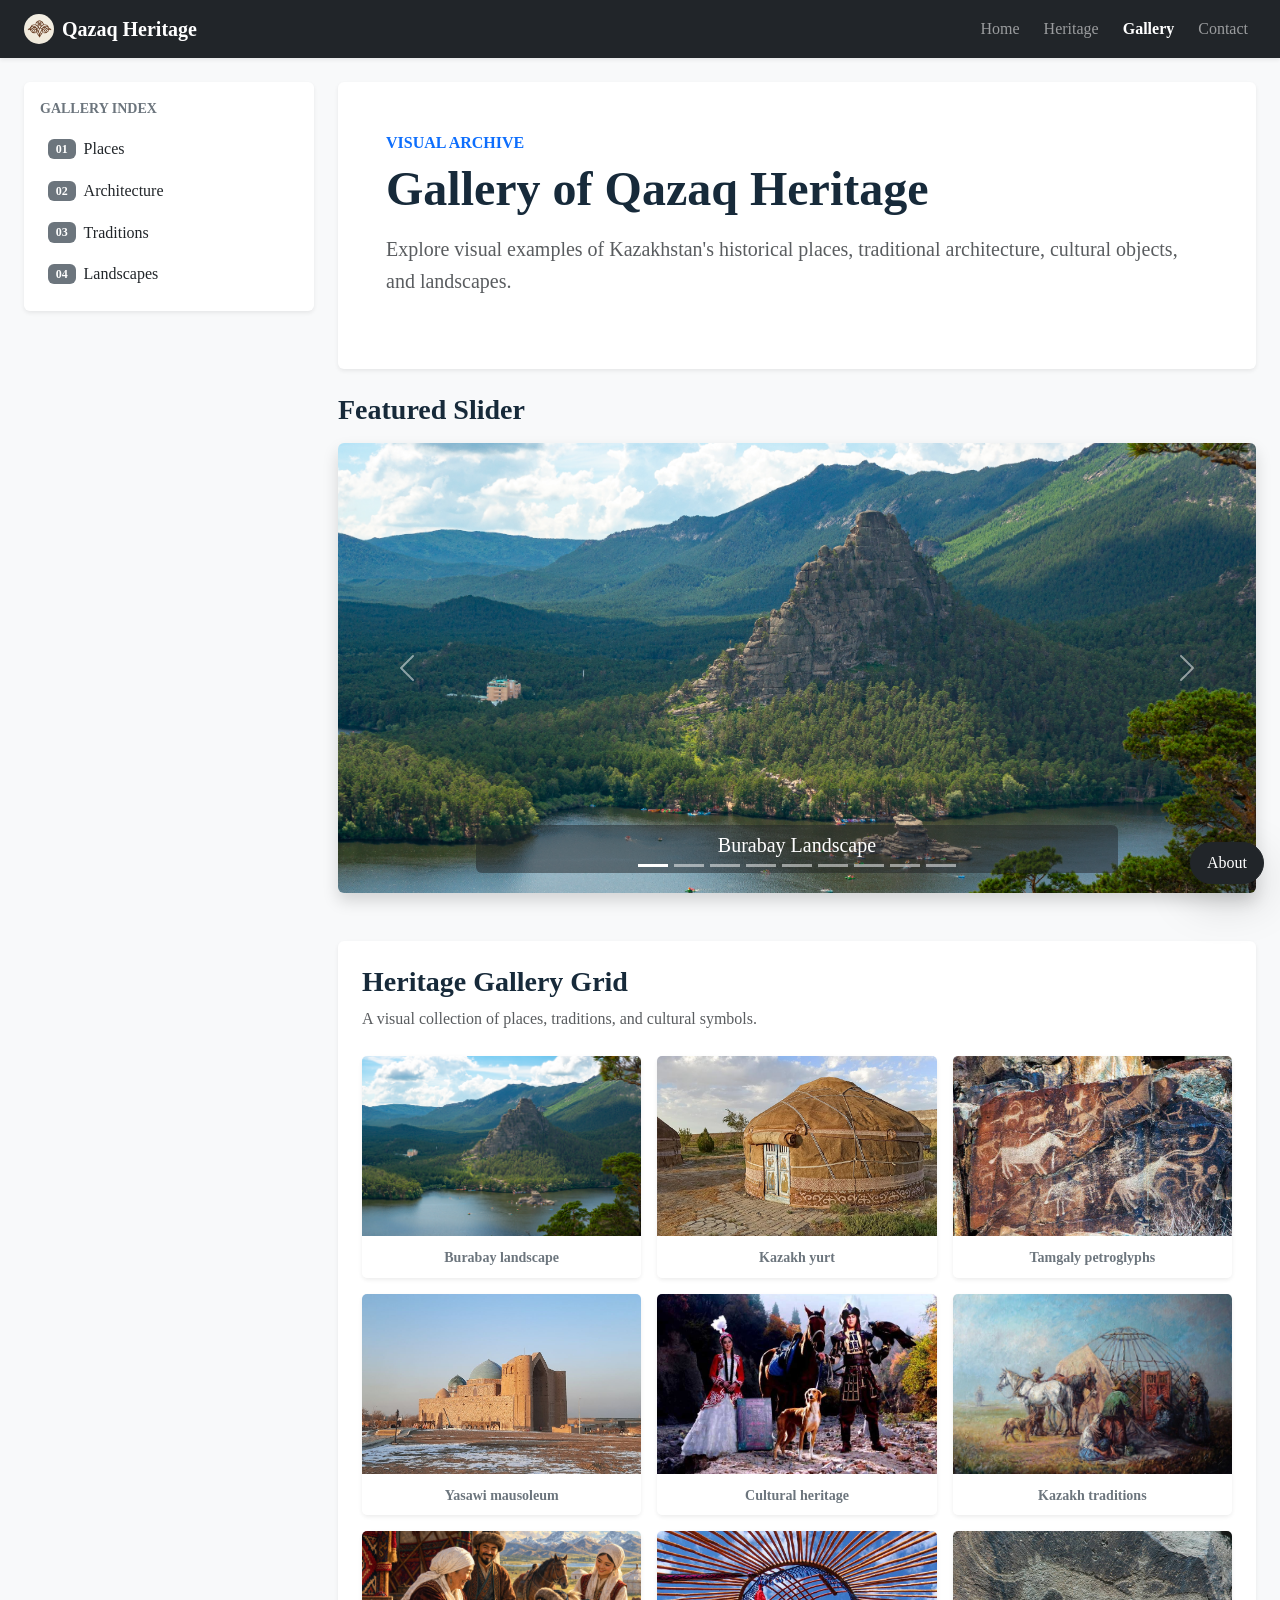
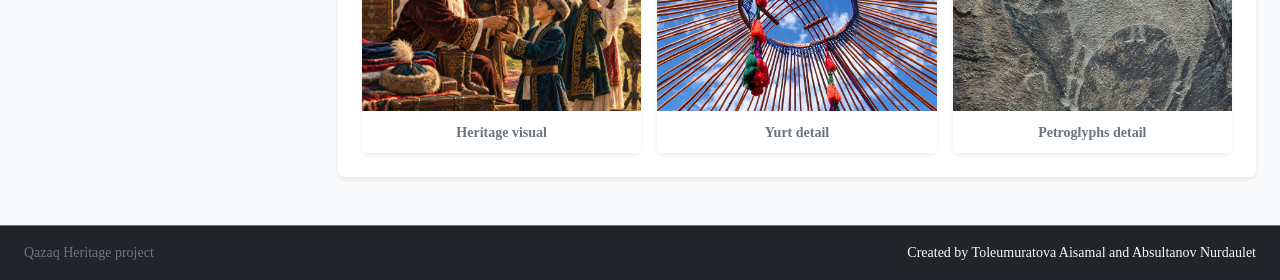
<file: OneDrive/Desktop/Qazaq-Heritage/gallery.html>
<!DOCTYPE html>
<html lang="en">
<head>
    <meta charset="UTF-8">
    <meta name="viewport" content="width=device-width, initial-scale=1.0">
    <!-- Qazaq Heritage Team Project -->
    <title>Gallery | Qazaq Heritage</title>
    
    <!-- Bootstrap 5 CSS -->
    <link href="https://cdn.jsdelivr.net/npm/bootstrap@5.3.3/dist/css/bootstrap.min.css" rel="stylesheet">
    <!-- Custom Stylesheet -->
    <link rel="stylesheet" href="css/style.css">
</head>
<body class="d-flex flex-column min-vh-100 bg-light">

    <!-- Task 5: Bootstrap Navigation Bar -->
    <header class="sticky-top">
        <nav class="navbar navbar-expand-lg navbar-dark bg-dark shadow-sm">
            <div class="container-fluid px-4">
                <a class="navbar-brand d-flex align-items-center gap-2 fw-bold" href="index.html">
                    <img src="images/hero.jpg" alt="Qazaq Heritage logo" width="30" height="30" class="rounded-circle object-fit-cover">
                    <span>Qazaq Heritage</span>
                </a>
                <button class="navbar-toggler" type="button" data-bs-toggle="collapse" data-bs-target="#mainNavbar" aria-controls="mainNavbar" aria-expanded="false" aria-label="Toggle navigation">
                    <span class="navbar-toggler-icon"></span>
                </button>
                <div class="collapse navbar-collapse" id="mainNavbar">
                    <ul class="navbar-nav ms-auto mb-2 mb-lg-0 gap-lg-2">
                        <li class="nav-item"><a class="nav-link" href="index.html">Home</a></li>
                        <li class="nav-item"><a class="nav-link" href="heritage.html">Heritage</a></li>
                        <li class="nav-item"><a class="nav-link active fw-semibold" aria-current="page" href="gallery.html">Gallery</a></li>
                        <li class="nav-item"><a class="nav-link" href="contact.html">Contact</a></li>
                    </ul>
                </div>
            </div>
        </nav>
    </header>

    <!-- Main Content Layout -->
    <div class="container-fluid flex-grow-1 my-4 px-3 px-md-4">
        <div class="row g-4">
            
            <!-- Sidebar Navigation -->
            <aside class="col-12 col-lg-3">
                <div class="p-3 bg-white rounded shadow-sm sticky-lg-top" style="top: 80px;">
                    <p class="text-uppercase text-secondary fw-bold small mb-2">GALLERY INDEX</p>
                    <div class="list-group list-group-flush">
                        <div class="list-group-item border-0 px-2 py-2 d-flex align-items-center gap-2">
                            <span class="badge bg-secondary">01</span> Places
                        </div>
                        <div class="list-group-item border-0 px-2 py-2 d-flex align-items-center gap-2">
                            <span class="badge bg-secondary">02</span> Architecture
                        </div>
                        <div class="list-group-item border-0 px-2 py-2 d-flex align-items-center gap-2">
                            <span class="badge bg-secondary">03</span> Traditions
                        </div>
                        <div class="list-group-item border-0 px-2 py-2 d-flex align-items-center gap-2">
                            <span class="badge bg-secondary">04</span> Landscapes
                        </div>
                    </div>
                </div>
            </aside>

            <!-- Main Body -->
            <main class="col-12 col-lg-9">
                
                <!-- Introduction Section -->
                <section class="p-4 p-md-5 bg-white rounded shadow-sm mb-4">
                    <p class="text-uppercase text-primary fw-bold mb-1">Visual Archive</p>
                    <h1 class="display-5 fw-bold mb-3">Gallery of Qazaq Heritage</h1>
                    <p class="lead text-muted mb-4">Explore visual examples of Kazakhstan's historical places, traditional architecture, cultural objects, and landscapes.</p>
                </section>

                <!-- Task 7: Bootstrap Carousel (9 Images) -->
                <section class="mb-5">
                    <h2 class="h3 fw-bold mb-3">Featured Slider</h2>
                    <div id="heritageCarousel" class="carousel slide shadow rounded overflow-hidden" data-bs-ride="carousel">
                        
                        <!-- Carousel Indicators -->
                        <div class="carousel-indicators">
                            <button type="button" data-bs-target="#heritageCarousel" data-bs-slide-to="0" class="active" aria-current="true" aria-label="Slide 1"></button>
                            <button type="button" data-bs-target="#heritageCarousel" data-bs-slide-to="1" aria-label="Slide 2"></button>
                            <button type="button" data-bs-target="#heritageCarousel" data-bs-slide-to="2" aria-label="Slide 3"></button>
                            <button type="button" data-bs-target="#heritageCarousel" data-bs-slide-to="3" aria-label="Slide 4"></button>
                            <button type="button" data-bs-target="#heritageCarousel" data-bs-slide-to="4" aria-label="Slide 5"></button>
                            <button type="button" data-bs-target="#heritageCarousel" data-bs-slide-to="5" aria-label="Slide 6"></button>
                            <button type="button" data-bs-target="#heritageCarousel" data-bs-slide-to="6" aria-label="Slide 7"></button>
                            <button type="button" data-bs-target="#heritageCarousel" data-bs-slide-to="7" aria-label="Slide 8"></button>
                            <button type="button" data-bs-target="#heritageCarousel" data-bs-slide-to="8" aria-label="Slide 9"></button>
                        </div>

                        <!-- Carousel Inner Slides -->
                        <div class="carousel-inner">
                            <div class="carousel-item active">
                                <img src="images/burabay.jpg" class="d-block w-100 object-fit-cover" style="height: 450px;" alt="Burabay landscape">
                                <div class="carousel-caption d-none d-md-block bg-dark bg-opacity-50 rounded p-2">
                                    <h5>Burabay Landscape</h5>
                                </div>
                            </div>
                            <div class="carousel-item">
                                <img src="images/yurt.jpg" class="d-block w-100 object-fit-cover" style="height: 450px;" alt="Kazakh yurt">
                                <div class="carousel-caption d-none d-md-block bg-dark bg-opacity-50 rounded p-2">
                                    <h5>Kazakh Yurt</h5>
                                </div>
                            </div>
                            <div class="carousel-item">
                                <img src="images/tamgaly.jpg" class="d-block w-100 object-fit-cover" style="height: 450px;" alt="Tamgaly petroglyphs">
                                <div class="carousel-caption d-none d-md-block bg-dark bg-opacity-50 rounded p-2">
                                    <h5>Tamgaly Petroglyphs</h5>
                                </div>
                            </div>
                            <div class="carousel-item">
                                <img src="images/yasawi.jpg" class="d-block w-100 object-fit-cover" style="height: 450px;" alt="Yasawi mausoleum">
                                <div class="carousel-caption d-none d-md-block bg-dark bg-opacity-50 rounded p-2">
                                    <h5>Yasawi Mausoleum</h5>
                                </div>
                            </div>
                            <div class="carousel-item">
                                <img src="images/jetiqazyna.jpg" class="d-block w-100 object-fit-cover" style="height: 450px;" alt="Cultural heritage">
                                <div class="carousel-caption d-none d-md-block bg-dark bg-opacity-50 rounded p-2">
                                    <h5>Cultural Heritage</h5>
                                </div>
                            </div>
                            <div class="carousel-item">
                                <img src="images/kazakh_culture.jpg" class="d-block w-100 object-fit-cover" style="height: 450px;" alt="Kazakh traditions">
                                <div class="carousel-caption d-none d-md-block bg-dark bg-opacity-50 rounded p-2">
                                    <h5>Kazakh Traditions</h5>
                                </div>
                            </div>
                            <div class="carousel-item">
                                <img src="images/Qazaq Heritage_1.jpg" class="d-block w-100 object-fit-cover" style="height: 450px;" alt="Heritage visual">
                                <div class="carousel-caption d-none d-md-block bg-dark bg-opacity-50 rounded p-2">
                                    <h5>Heritage Visual</h5>
                                </div>
                            </div>
                            <div class="carousel-item">
                                <img src="images/yurt_2.jpg" class="d-block w-100 object-fit-cover" style="height: 450px;" alt="Yurt detail">
                                <div class="carousel-caption d-none d-md-block bg-dark bg-opacity-50 rounded p-2">
                                    <h5>Yurt Detail</h5>
                                </div>
                            </div>
                            <div class="carousel-item">
                                <img src="images/tamgaly_2.jpg" class="d-block w-100 object-fit-cover" style="height: 450px;" alt="Petroglyphs">
                                <div class="carousel-caption d-none d-md-block bg-dark bg-opacity-50 rounded p-2">
                                    <h5>Petroglyphs Detail</h5>
                                </div>
                            </div>
                        </div>

                        <!-- Carousel Controls -->
                        <button class="carousel-control-prev" type="button" data-bs-target="#heritageCarousel" data-bs-slide="prev">
                            <span class="carousel-control-prev-icon" aria-hidden="true"></span>
                            <span class="visually-hidden">Previous</span>
                        </button>
                        <button class="carousel-control-next" type="button" data-bs-target="#heritageCarousel" data-bs-slide="next">
                            <span class="carousel-control-next-icon" aria-hidden="true"></span>
                            <span class="visually-hidden">Next</span>
                        </button>
                    </div>
                </section>

                <!-- Responsive Grid Gallery -->
                <section class="p-4 bg-white rounded shadow-sm mb-4">
                    <h2 class="h3 fw-bold mb-2">Heritage Gallery Grid</h2>
                    <p class="text-muted mb-4">A visual collection of places, traditions, and cultural symbols.</p>
                    
                    <div class="row row-cols-1 row-cols-sm-2 row-cols-md-3 g-3">
                        <div class="col">
                            <div class="card h-100 shadow-sm border-0">
                                <img src="images/burabay.jpg" class="card-img-top object-fit-cover" style="height: 180px;" alt="Burabay landscape">
                                <div class="card-footer bg-white text-center border-0 py-2">
                                    <small class="fw-semibold text-secondary">Burabay landscape</small>
                                </div>
                            </div>
                        </div>

                        <div class="col">
                            <div class="card h-100 shadow-sm border-0">
                                <img src="images/yurt.jpg" class="card-img-top object-fit-cover" style="height: 180px;" alt="Kazakh yurt">
                                <div class="card-footer bg-white text-center border-0 py-2">
                                    <small class="fw-semibold text-secondary">Kazakh yurt</small>
                                </div>
                            </div>
                        </div>

                        <div class="col">
                            <div class="card h-100 shadow-sm border-0">
                                <img src="images/tamgaly.jpg" class="card-img-top object-fit-cover" style="height: 180px;" alt="Tamgaly petroglyphs">
                                <div class="card-footer bg-white text-center border-0 py-2">
                                    <small class="fw-semibold text-secondary">Tamgaly petroglyphs</small>
                                </div>
                            </div>
                        </div>

                        <div class="col">
                            <div class="card h-100 shadow-sm border-0">
                                <img src="images/yasawi.jpg" class="card-img-top object-fit-cover" style="height: 180px;" alt="Yasawi mausoleum">
                                <div class="card-footer bg-white text-center border-0 py-2">
                                    <small class="fw-semibold text-secondary">Yasawi mausoleum</small>
                                </div>
                            </div>
                        </div>

                        <div class="col">
                            <div class="card h-100 shadow-sm border-0">
                                <img src="images/jetiqazyna.jpg" class="card-img-top object-fit-cover" style="height: 180px;" alt="Cultural heritage">
                                <div class="card-footer bg-white text-center border-0 py-2">
                                    <small class="fw-semibold text-secondary">Cultural heritage</small>
                                </div>
                            </div>
                        </div>

                        <div class="col">
                            <div class="card h-100 shadow-sm border-0">
                                <img src="images/kazakh_culture.jpg" class="card-img-top object-fit-cover" style="height: 180px;" alt="Kazakh traditions">
                                <div class="card-footer bg-white text-center border-0 py-2">
                                    <small class="fw-semibold text-secondary">Kazakh traditions</small>
                                </div>
                            </div>
                        </div>

                        <div class="col">
                            <div class="card h-100 shadow-sm border-0">
                                <img src="images/Qazaq Heritage_1.jpg" class="card-img-top object-fit-cover" style="height: 180px;" alt="Heritage visual">
                                <div class="card-footer bg-white text-center border-0 py-2">
                                    <small class="fw-semibold text-secondary">Heritage visual</small>
                                </div>
                            </div>
                        </div>

                        <div class="col">
                            <div class="card h-100 shadow-sm border-0">
                                <img src="images/yurt_2.jpg" class="card-img-top object-fit-cover" style="height: 180px;" alt="Yurt detail">
                                <div class="card-footer bg-white text-center border-0 py-2">
                                    <small class="fw-semibold text-secondary">Yurt detail</small>
                                </div>
                            </div>
                        </div>

                        <div class="col">
                            <div class="card h-100 shadow-sm border-0">
                                <img src="images/tamgaly_2.jpg" class="card-img-top object-fit-cover" style="height: 180px;" alt="Petroglyphs">
                                <div class="card-footer bg-white text-center border-0 py-2">
                                    <small class="fw-semibold text-secondary">Petroglyphs detail</small>
                                </div>
                            </div>
                        </div>
                    </div>
                </section>

            </main>
        </div>
    </div>

    <!-- Task 10 & Submission Rule: Footer with Member Names -->
    <footer class="bg-dark text-white py-3 mt-auto border-top border-secondary">
        <div class="container-fluid px-4 d-flex flex-column flex-md-row justify-content-between align-items-center gap-2">
            <p class="mb-0 small text-secondary">Qazaq Heritage project</p>
            <p class="mb-0 small text-light">Created by Toleumuratova Aisamal and Absultanov Nurdaulet</p>
        </div>
    </footer>

    <!-- Team Information Widget -->
    <details class="team-info position-fixed bottom-0 end-0 m-3 z-3">
        <summary class="btn btn-dark shadow-lg px-3 py-2 rounded-pill">About</summary>
        <div class="team-info-popup card p-3 shadow-lg border-0 mt-2 position-absolute bottom-100 end-0 bg-white" style="width: 260px;">
            <h3 class="h6 fw-bold mb-3 text-center">About the Team</h3>
            <div class="d-flex justify-content-around">
                <div class="text-center">
                    <img class="rounded-circle object-fit-cover mb-1" src="images/aisamal.jpg" alt="Toleumuratova Aisamal" width="50" height="50">
                    <span class="d-block small fw-semibold">Aisamal</span>
                </div>
                <div class="text-center">
                    <img class="rounded-circle object-fit-cover mb-1" src="images/nurdaulet.jpg" alt="Absultanov Nurdaulet" width="50" height="50">
                    <span class="d-block small fw-semibold">Nurdaulet</span>
                </div>
            </div>
        </div>
    </details>

    <!-- Bootstrap 5 JavaScript Bundle -->
    <script src="https://cdn.jsdelivr.net/npm/bootstrap@5.3.3/dist/js/bootstrap.bundle.min.js"></script>
</body>
</html>
</file>
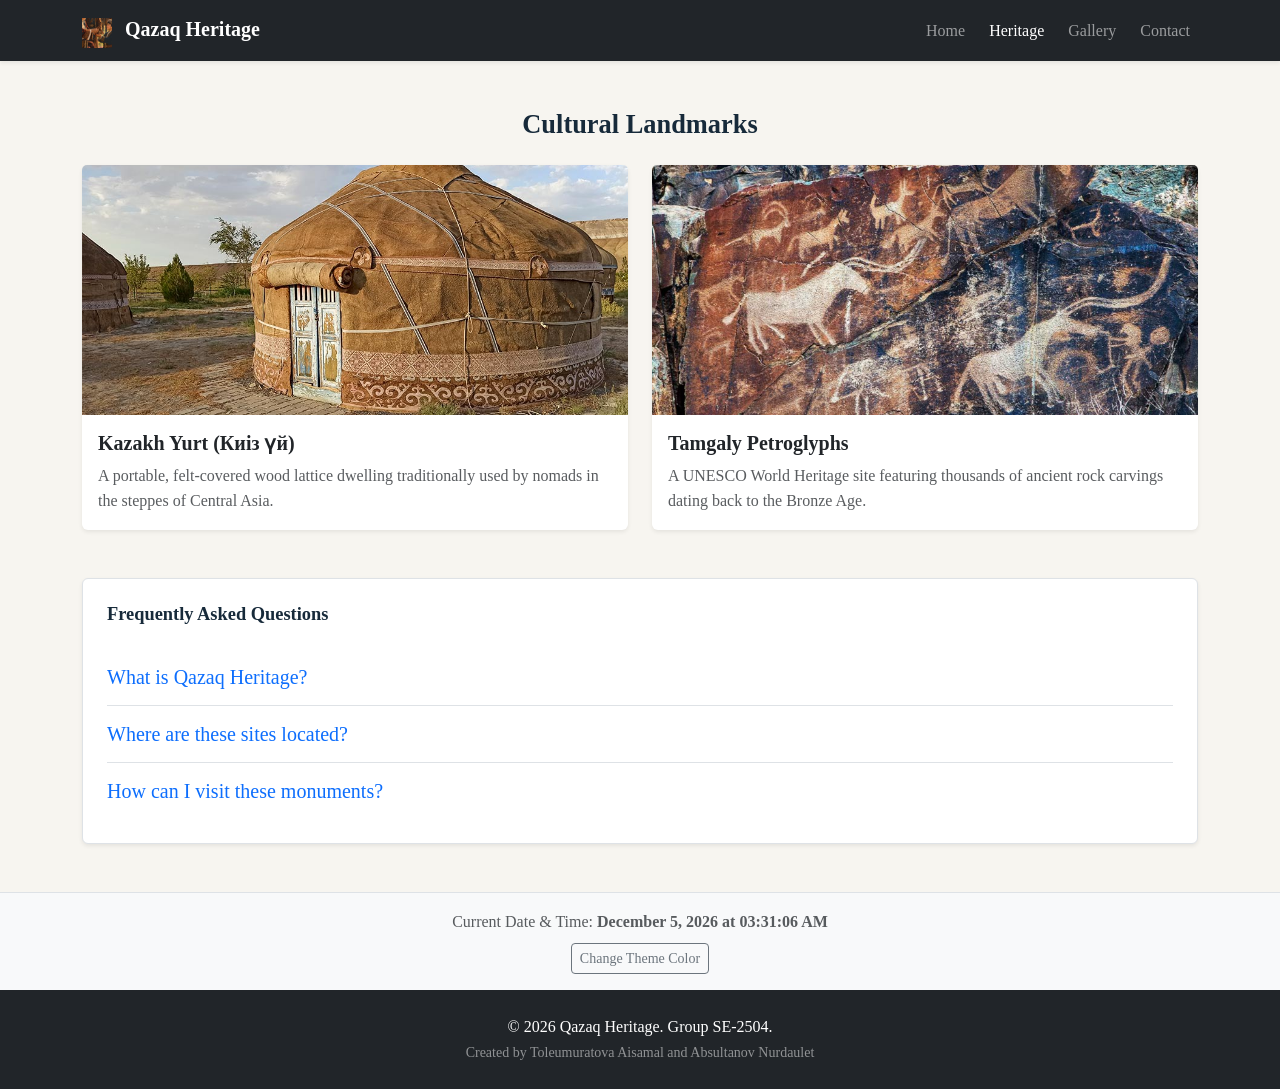
<file: OneDrive/Desktop/Qazaq-Heritage/heritage.html>
<!DOCTYPE html>
<html lang="en">
<head>
    <meta charset="UTF-8">
    <meta name="viewport" content="width=device-width, initial-scale=1.0">
    <title>Qazaq Heritage - Cultural Heritage</title>
    <link href="https://cdn.jsdelivr.net/npm/bootstrap@5.3.3/dist/css/bootstrap.min.css" rel="stylesheet">
    <link rel="stylesheet" href="css/style.css">
</head>
<body>

    <!-- Navbar -->
    <nav class="navbar navbar-expand-lg navbar-dark bg-dark shadow-sm">
        <div class="container">
            <a class="navbar-brand fw-bold" href="index.html">
                <img src="images/logo.png" alt="Logo" width="30" height="30" class="d-inline-block align-text-top me-2">
                Qazaq Heritage
            </a>
            <button class="navbar-toggler" type="button" data-bs-toggle="collapse" data-bs-target="#navbarNav">
                <span class="navbar-toggler-icon"></span>
            </button>
            <div class="collapse navbar-collapse" id="navbarNav">
                <ul class="navbar-nav ms-auto gap-lg-2">
                    <li class="nav-item"><a class="nav-link" href="index.html">Home</a></li>
                    <li class="nav-item"><a class="nav-link active" href="heritage.html">Heritage</a></li>
                    <li class="nav-item"><a class="nav-link" href="gallery.html">Gallery</a></li>
                    <li class="nav-item"><a class="nav-link" href="contact.html">Contact</a></li>
                </ul>
            </div>
        </div>
    </nav>

    <main class="container my-5">
        <h2 class="fw-bold mb-4 text-center">Cultural Landmarks</h2>

        <div class="row g-4">
            <div class="col-md-6">
                <div class="card h-100 shadow-sm border-0">
                    <img src="images/yurt.jpg" class="card-img-top" alt="Kazakh Yurt" style="height: 250px; object-fit: cover;">
                    <div class="card-body">
                        <h5 class="card-title fw-bold">Kazakh Yurt (Киіз үй)</h5>
                        <p class="card-text text-muted">A portable, felt-covered wood lattice dwelling traditionally used by nomads in the steppes of Central Asia.</p>
                    </div>
                </div>
            </div>
            <div class="col-md-6">
                <div class="card h-100 shadow-sm border-0">
                    <img src="images/tamgaly.jpg" class="card-img-top" alt="Tamgaly Petroglyphs" style="height: 250px; object-fit: cover;">
                    <div class="card-body">
                        <h5 class="card-title fw-bold">Tamgaly Petroglyphs</h5>
                        <p class="card-text text-muted">A UNESCO World Heritage site featuring thousands of ancient rock carvings dating back to the Bronze Age.</p>
                    </div>
                </div>
            </div>
        </div>

        <!-- Task 2: Accordion FAQ Section -->
        <div class="my-5 p-4 bg-white rounded shadow-sm border">
            <h3 class="fw-bold mb-4">Frequently Asked Questions</h3>
            <div class="faq-item border-bottom py-3">
                <h5 class="faq-question text-primary mb-0" style="cursor: pointer;">What is Qazaq Heritage?</h5>
                <div class="faq-answer text-muted mt-2" style="display: none;">Qazaq Heritage is an educational web platform created to celebrate and share Kazakhstan's history and cultural monuments.</div>
            </div>
            <div class="faq-item border-bottom py-3">
                <h5 class="faq-question text-primary mb-0" style="cursor: pointer;">Where are these sites located?</h5>
                <div class="faq-answer text-muted mt-2" style="display: none;">The heritage sites are spread across various regions of Kazakhstan, including Turkistan, Almaty region, and Burabay.</div>
            </div>
            <div class="faq-item py-3">
                <h5 class="faq-question text-primary mb-0" style="cursor: pointer;">How can I visit these monuments?</h5>
                <div class="faq-answer text-muted mt-2" style="display: none;">You can find official travel routes and guided tours provided by local tourism organizations in Kazakhstan.</div>
            </div>
        </div>
    </main>

    <!-- Dynamic Date/Time & Color Switcher -->
    <div class="text-center py-3 bg-light border-top">
        <p class="mb-2 text-muted">Current Date & Time: <span id="dateTimeDisplay" class="fw-bold"></span></p>
        <button id="changeBgBtn" class="btn btn-outline-secondary btn-sm">Change Theme Color</button>
    </div>

    <!-- Footer -->
    <footer class="py-4 bg-dark text-white text-center">
        <div class="container">
            <p class="mb-0">&copy; 2026 Qazaq Heritage. Group SE-2504.</p>
            <small class="text-white-50">Created by Toleumuratova Aisamal and Absultanov Nurdaulet</small>
        </div>
    </footer>

    <script src="https://cdn.jsdelivr.net/npm/bootstrap@5.3.3/dist/js/bootstrap.bundle.min.js"></script>
    <script src="js/script.js"></script>
</body>
</html>
</file>
<file: css/style.css>
body {
    margin: 0;
    background-color: #F7F5F0;
    color: #172A3A;
    font-family: Georgia, "Times New Roman", serif;
    line-height: 1.6;
}

.page-layout {
    min-height: 100vh;
    display: grid;
    grid-template-columns: 220px 1fr;
    grid-template-rows: auto 1fr auto;
    grid-template-areas:
        "header  header"
        "sidebar main"
        "footer  footer";
}

.site-header {
    grid-area: header;
    display: flex;
    flex-direction: row;
    justify-content: space-between;
    align-items: center;
    gap: 0.55rem;
    padding: 1.4rem 5vw 1.25rem;
    background-color: #172A3A;
    color: #FFFFFF;
}

.site-footer {
    grid-area: footer;
    display: flex;
    justify-content: space-between;
    align-items: center;
    gap: 1rem;
    padding: 1.25rem 5vw;
    background-color: #172A3A;
    color: #FFFFFF;
    font-size: 0.9rem;
}

.site-footer p {
    margin: 0;
}

.logo {
    display: inline-flex;
    align-items: center;
    gap: 0.55rem;
    color: #FFFFFF;
    font-size: 1.55rem;
    font-weight: bold;
    letter-spacing: 0.03rem;
    text-decoration: none;
}

.logo-mark {
    display: block;
    width: 38px;
    height: 38px;
    object-fit: contain;
    flex-shrink: 0;
}

.main-navigation {
    display: flex;
    align-items: center;
    justify-content: center;
    gap: 1.25rem;
}

.main-navigation a {
    color: inherit;
    text-decoration: none;
    padding: 0.55rem 1rem;
    border-radius: 6px;
    font-size: 1.05rem;
    transition: background-color 0.2s ease, color 0.2s ease;
}

.main-navigation a:hover {
    background-color: rgba(255, 255, 255, 0.1);
    color: #B87952;
}

.main-navigation a.active {
    background-color: #B87952;
    color: #FFFFFF;
}

.sidebar {
    grid-area: sidebar;
    padding: 2.5rem 1rem;
    background-color: #F7F5F0;
    border-right: 1px solid #DDD8CE;
}

.sidebar-label {
    margin: 0 0 1.5rem;
    color: #172A3A;
    font-size: 0.75rem;
    font-weight: bold;
    letter-spacing: 0.16rem;
    line-height: 1.3;
}

.sidebar-index {
    display: flex;
    flex-direction: column;
    gap: 1.15rem;
    margin: 0;
    padding: 0;
    list-style: none;
}

.sidebar-index li {
    margin: 0;
}

.sidebar-index a,
.sidebar-index-static span {
    display: flex;
    flex-direction: column;
    gap: 0.15rem;
    color: #172A3A;
    font-size: 0.75rem;
    font-weight: bold;
    letter-spacing: 0.08rem;
    line-height: 1.3;
    text-decoration: none;
}

.sidebar-index a span,
.sidebar-index-static b {
    color: #6C8582;
    font-size: 0.65rem;
    letter-spacing: 0.12rem;
}

.sidebar-index a:hover,
.sidebar-index a:focus {
    color: #B87952;
}

.main-content {
    grid-area: main;
    width: min(100% - 4rem, 1120px);
    margin: 0 auto;
    padding: 4rem 2rem 5rem;
}

.main-content section {
    margin-bottom: 4rem;
}

.main-content section:last-child {
    margin-bottom: 0;
}

.eyebrow {
    margin: 0 0 0.7rem;
    color: #B87952;
    font-size: 0.75rem;
    font-weight: bold;
    letter-spacing: 0.16rem;
    text-transform: uppercase;
}

h1,
h2,
h3 {
    color: #172A3A;
    line-height: 1.2;
}

h1 {
    max-width: 700px;
    margin: 0 0 1.25rem;
    font-size: clamp(2.2rem, 5vw, 3.8rem);
    letter-spacing: 0;
}

h2 {
    margin: 0 0 0.9rem;
    font-size: 1.65rem;
}

h3 {
    font-size: 1.15rem;
}

.main-content img {
    display: block;
    width: 100%;
    max-width: 850px;
    height: 280px;
    margin-top: 2.25rem;
    object-fit: cover;
    border-radius: 8px;
}

.main-content section > p {
    max-width: 70ch;
}

.main-content ol,
.main-content ul {
    max-width: 620px;
    margin: 1.25rem 0 0;
    padding-left: 1.4rem;
}

.main-content li {
    margin-bottom: 0.55rem;
    padding-left: 0.35rem;
}

.main-content li::marker {
    color: #B87952;
    font-weight: bold;
}

#heritage-guide ol {
    display: flex;
    gap: 1rem;
    max-width: none;
    padding: 0;
    list-style: none;
}

#heritage-guide ol li {
    display: flex;
    flex: 1;
    flex-direction: column;
    gap: 1rem;
    margin: 0;
    padding: 1.25rem;
    border: 1px solid #DDD8CE;
    border-radius: 12px;
    background-color: #FFFFFF;
    transition: border-color 0.2s ease, transform 0.2s ease;
}

#heritage-guide ol li:hover {
    border-color: #B87952;
    transform: translateY(-3px);
}

.guide-number {
    color: #B87952;
    font-size: 0.75rem;
    font-weight: bold;
    letter-spacing: 0.12rem;
}

#heritage-guide ol li > span:last-child {
    color: #172A3A;
    font-weight: bold;
    line-height: 1.35;
}

#heritage-guide ol a {
    color: #B87952;
    font-size: 0.85rem;
    font-weight: normal;
    text-decoration: none;
}

#heritage-guide ol a:hover {
    color: #172A3A;
}

#traditions ul {
    display: grid;
    grid-template-columns: 1fr;
    gap: 0.75rem;
    max-width: 700px;
    padding: 0;
    list-style: none;
}

#traditions ul li {
    margin: 0;
    padding: 1rem;
    border: 1px solid #DDD8CE;
    border-radius: 8px;
    background-color: #FFFFFF;
    transition: border-color 0.2s ease, transform 0.2s ease;
}

#traditions ul li:hover {
    border-color: #6C8582;
    transform: translateY(-2px);
}

#architecture,
#cultural-symbols {
    max-width: 760px;
    padding-top: 1.5rem;
    border-top: 1px solid #DDD8CE;
}

#architecture::before,
#cultural-symbols::before {
    display: block;
    margin-bottom: 0.6rem;
    color: #B87952;
    content: "HERITAGE NOTE";
    font-size: 0.7rem;
    font-weight: bold;
    letter-spacing: 0.14rem;
}

#architecture p,
#cultural-symbols p {
    max-width: 60ch;
    margin-bottom: 0;
}

.featured-cards {
    display: flex;
    flex-direction: column;
    align-items: center;
    gap: 1.5rem;
    margin-top: 1.75rem;
}

.heritage-cards {
    display: flex;
    gap: 1.5rem;
    margin-top: 1.75rem;
}

.heritage-card {
    display: flex;
    flex: 1;
    flex-direction: column;
    min-height: 360px;
    padding: 1.5rem;
    border: 1px solid #DDD8CE;
    border-radius: 10px;
    background-color: #FFFFFF;
    box-shadow: 0 6px 18px rgba(23, 42, 58, 0.07);
    transition: transform 0.2s ease, box-shadow 0.2s ease;
}

.heritage-card:hover {
    transform: translateY(-3px);
    box-shadow: 0 9px 22px rgba(23, 42, 58, 0.12);
}

.heritage-card img {
    width: 100%;
    height: 175px;
    margin: 0 0 1rem;
    object-fit: cover;
    border-radius: 8px;
}

.heritage-card h3 {
    margin: 0 0 0.75rem;
    line-height: 1.3;
}

.heritage-card p {
    margin-top: 0;
}

.heritage-card a {
    display: inline-flex;
    align-items: center;
    justify-content: center;
    margin-top: auto;
    padding: 0.6rem 1rem;
    border-radius: 999px;
    background-color: #B87952;
    color: #FFFFFF;
    font-weight: bold;
    text-decoration: none;
    transition: background-color 0.2s ease, transform 0.2s ease, box-shadow 0.2s ease;
}

.heritage-card a:hover {
    background-color: #172A3A;
    color: #FFFFFF;
    transform: translateY(-1px);
    box-shadow: 0 6px 14px rgba(23, 42, 58, 0.12);
}

.heritage-gallery {
    display: grid;
    grid-template-columns: repeat(3, 1fr);
    justify-items: center;
    gap: 1rem;
    margin-top: 1.75rem;
}

.gallery-item {
    position: relative;
    margin: 0;
    overflow: hidden;
    border: 1px solid #DDD8CE;
    border-radius: 8px;
    background-color: #FFFFFF;
    box-shadow: 0 5px 16px rgba(23, 42, 58, 0.06);
    transition: box-shadow 0.2s ease, transform 0.2s ease;
}

.gallery-item:hover {
    transform: translateY(-3px);
    box-shadow: 0 8px 20px rgba(23, 42, 58, 0.11);
}

.gallery-item img {
    display: block;
    width: 100%;
    max-width: none;
    height: 185px;
    margin: 0;
    object-fit: cover;
    transition: transform 0.2s ease;
}

.gallery-item:hover img {
    transform: scale(1.03);
}

.gallery-item figcaption {
    position: absolute;
    right: 0;
    bottom: 0;
    left: 0;
    padding: 0.75rem 0.85rem;
    background: linear-gradient(transparent, rgba(23, 42, 58, 0.75));
    color: #FFFFFF;
    font-size: 0.95rem;
    opacity: 0;
    transform: translateY(100%);
    transition: opacity 0.25s ease, transform 0.25s ease;
}

.gallery-item:hover figcaption {
    opacity: 1;
    transform: translateY(0);
}

table {
    width: 100%;
    margin-top: 1.75rem;
    border-collapse: collapse;
    background-color: #FFFFFF;
}

th,
td {
    padding: 0.8rem;
    border: 1px solid #DDD8CE;
    text-align: left;
}

th {
    background-color: #F7F5F0;
    color: #172A3A;
}

.contact-form {
    max-width: 700px;
    margin-top: 1.75rem;
    padding: 1.5rem;
    border: 1px solid #DDD8CE;
    border-radius: 10px;
    background-color: #FFFFFF;
    box-shadow: 0 6px 18px rgba(23, 42, 58, 0.07);
}

.form-group {
    margin-bottom: 1.25rem;
}

.contact-form label {
    display: block;
    margin-bottom: 0.4rem;
    font-weight: bold;
}

.contact-form input,
.contact-form select,
.contact-form textarea {
    box-sizing: border-box;
    width: 100%;
    padding: 0.7rem;
    border: 1px solid #DDD8CE;
    border-radius: 6px;
    background-color: #FFFFFF;
    color: #172A3A;
    font: inherit;
}

.contact-form textarea {
    resize: vertical;
}

.contact-form input:focus,
.contact-form select:focus,
.contact-form textarea:focus {
    border-color: #B87952;
    outline: 2px solid #B87952;
    outline-offset: 1px;
}

.contact-form button {
    padding: 0.7rem 1.2rem;
    border: 1px solid #B87952;
    border-radius: 6px;
    background-color: #B87952;
    color: #FFFFFF;
    cursor: pointer;
    font: inherit;
}

.contact-form button:hover {
    background-color: #172A3A;
}

.team-info {
    position: fixed;
    right: 1.25rem;
    bottom: 1.25rem;
    z-index: 2;
    border: none;
}

.team-info summary {
    list-style: none;
    cursor: pointer;
}

.team-info summary::-webkit-details-marker {
    display: none;
}

.team-info-button {
    display: inline-block;
    padding: 0.45rem 0.8rem;
    border: 1px solid #DDD8CE;
    border-radius: 6px;
    background-color: #172A3A;
    color: #FFFFFF;
    cursor: pointer;
    font: inherit;
}

.team-info-button:hover,
.team-info-button:focus {
    background-color: #B87952;
}

.team-info-popup {
    position: absolute;
    right: 0;
    bottom: calc(100% + 0.5rem);
    width: min(360px, calc(100vw - 2rem));
    padding: 1rem;
    border: 1px solid #DDD8CE;
    border-radius: 10px;
    background-color: #FFFFFF;
    box-shadow: 0 8px 20px rgba(23, 42, 58, 0.12);
    opacity: 0;
    visibility: hidden;
    transition: opacity 0.2s ease, visibility 0.2s ease;
}

.team-info[open] .team-info-popup {
    opacity: 1;
    visibility: visible;
}

.team-info-popup h3 {
    margin: 0;
}

.team-photos {
    display: flex;
    gap: 1.25rem;
    justify-content: center;
    margin-top: 0.75rem;
}

.team-person {
    display: flex;
    flex-direction: column;
    align-items: center;
    gap: 0.35rem;
    font-weight: bold;
}

.team-avatar {
    width: 78px;
    height: 78px;
    border: 2px solid #DDD8CE;
    border-radius: 50%;
    object-fit: cover;
}
.contact-block {
  background-color: blue; /* Синий фон */
  color: white;           /* Белый цвет текста */
  text-align: center;     /* Выравнивание текста по центру */
  padding: 20px;          /* Внутренний отступ, чтобы блок выглядел красиво */
}
</file>
<file: OneDrive/Desktop/Qazaq-Heritage/css/style.css>
body {
    margin: 0;
    background-color: #F7F5F0;
    color: #172A3A;
    font-family: Georgia, "Times New Roman", serif;
    line-height: 1.6;
}

.page-layout {
    min-height: 100vh;
    display: grid;
    grid-template-columns: 220px 1fr;
    grid-template-rows: auto 1fr auto;
    grid-template-areas:
        "header  header"
        "sidebar main"
        "footer  footer";
}

.site-header {
    grid-area: header;
    display: flex;
    flex-direction: row;
    justify-content: space-between;
    align-items: center;
    gap: 0.55rem;
    padding: 1.4rem 5vw 1.25rem;
    background-color: #172A3A;
    color: #FFFFFF;
}

.site-footer {
    grid-area: footer;
    display: flex;
    justify-content: space-between;
    align-items: center;
    gap: 1rem;
    padding: 1.25rem 5vw;
    background-color: #172A3A;
    color: #FFFFFF;
    font-size: 0.9rem;
}

.site-footer p {
    margin: 0;
}

.logo {
    display: inline-flex;
    align-items: center;
    gap: 0.55rem;
    color: #FFFFFF;
    font-size: 1.55rem;
    font-weight: bold;
    letter-spacing: 0.03rem;
    text-decoration: none;
}

.logo-mark {
    display: block;
    width: 38px;
    height: 38px;
    object-fit: contain;
    flex-shrink: 0;
}

.main-navigation {
    display: flex;
    align-items: center;
    justify-content: center;
    gap: 1.25rem;
}

.main-navigation a {
    color: inherit;
    text-decoration: none;
    padding: 0.55rem 1rem;
    border-radius: 6px;
    font-size: 1.05rem;
    transition: background-color 0.2s ease, color 0.2s ease;
}

.main-navigation a:hover {
    background-color: rgba(255, 255, 255, 0.1);
    color: #B87952;
}

.main-navigation a.active {
    background-color: #B87952;
    color: #FFFFFF;
}

.sidebar {
    grid-area: sidebar;
    padding: 2.5rem 1rem;
    background-color: #F7F5F0;
    border-right: 1px solid #DDD8CE;
}

.sidebar-label {
    margin: 0 0 1.5rem;
    color: #172A3A;
    font-size: 0.75rem;
    font-weight: bold;
    letter-spacing: 0.16rem;
    line-height: 1.3;
}

.sidebar-index {
    display: flex;
    flex-direction: column;
    gap: 1.15rem;
    margin: 0;
    padding: 0;
    list-style: none;
}

.sidebar-index li {
    margin: 0;
}

.sidebar-index a,
.sidebar-index-static span {
    display: flex;
    flex-direction: column;
    gap: 0.15rem;
    color: #172A3A;
    font-size: 0.75rem;
    font-weight: bold;
    letter-spacing: 0.08rem;
    line-height: 1.3;
    text-decoration: none;
}

.sidebar-index a span,
.sidebar-index-static b {
    color: #6C8582;
    font-size: 0.65rem;
    letter-spacing: 0.12rem;
}

.sidebar-index a:hover,
.sidebar-index a:focus {
    color: #B87952;
}

.main-content {
    grid-area: main;
    width: min(100% - 4rem, 1120px);
    margin: 0 auto;
    padding: 4rem 2rem 5rem;
}

.main-content section {
    margin-bottom: 4rem;
}

.main-content section:last-child {
    margin-bottom: 0;
}

.eyebrow {
    margin: 0 0 0.7rem;
    color: #B87952;
    font-size: 0.75rem;
    font-weight: bold;
    letter-spacing: 0.16rem;
    text-transform: uppercase;
}

h1,
h2,
h3 {
    color: #172A3A;
    line-height: 1.2;
}

h1 {
    max-width: 700px;
    margin: 0 0 1.25rem;
    font-size: clamp(2.2rem, 5vw, 3.8rem);
    letter-spacing: 0;
}

h2 {
    margin: 0 0 0.9rem;
    font-size: 1.65rem;
}

h3 {
    font-size: 1.15rem;
}

.main-content img {
    display: block;
    width: 100%;
    max-width: 850px;
    height: 280px;
    margin-top: 2.25rem;
    object-fit: cover;
    border-radius: 8px;
}

.main-content section > p {
    max-width: 70ch;
}

.main-content ol,
.main-content ul {
    max-width: 620px;
    margin: 1.25rem 0 0;
    padding-left: 1.4rem;
}

.main-content li {
    margin-bottom: 0.55rem;
    padding-left: 0.35rem;
}

.main-content li::marker {
    color: #B87952;
    font-weight: bold;
}

#heritage-guide ol {
    display: flex;
    gap: 1rem;
    max-width: none;
    padding: 0;
    list-style: none;
}

#heritage-guide ol li {
    display: flex;
    flex: 1;
    flex-direction: column;
    gap: 1rem;
    margin: 0;
    padding: 1.25rem;
    border: 1px solid #DDD8CE;
    border-radius: 12px;
    background-color: #FFFFFF;
    transition: border-color 0.2s ease, transform 0.2s ease;
}

#heritage-guide ol li:hover {
    border-color: #B87952;
    transform: translateY(-3px);
}

.guide-number {
    color: #B87952;
    font-size: 0.75rem;
    font-weight: bold;
    letter-spacing: 0.12rem;
}

#heritage-guide ol li > span:last-child {
    color: #172A3A;
    font-weight: bold;
    line-height: 1.35;
}

#heritage-guide ol a {
    color: #B87952;
    font-size: 0.85rem;
    font-weight: normal;
    text-decoration: none;
}

#heritage-guide ol a:hover {
    color: #172A3A;
}

#traditions ul {
    display: grid;
    grid-template-columns: 1fr;
    gap: 0.75rem;
    max-width: 700px;
    padding: 0;
    list-style: none;
}

#traditions ul li {
    margin: 0;
    padding: 1rem;
    border: 1px solid #DDD8CE;
    border-radius: 8px;
    background-color: #FFFFFF;
    transition: border-color 0.2s ease, transform 0.2s ease;
}

#traditions ul li:hover {
    border-color: #6C8582;
    transform: translateY(-2px);
}

#architecture,
#cultural-symbols {
    max-width: 760px;
    padding-top: 1.5rem;
    border-top: 1px solid #DDD8CE;
}

#architecture::before,
#cultural-symbols::before {
    display: block;
    margin-bottom: 0.6rem;
    color: #B87952;
    content: "HERITAGE NOTE";
    font-size: 0.7rem;
    font-weight: bold;
    letter-spacing: 0.14rem;
}

#architecture p,
#cultural-symbols p {
    max-width: 60ch;
    margin-bottom: 0;
}

.featured-cards {
    display: flex;
    flex-direction: column;
    align-items: center;
    gap: 1.5rem;
    margin-top: 1.75rem;
}

.heritage-cards {
    display: flex;
    gap: 1.5rem;
    margin-top: 1.75rem;
}

.heritage-card {
    display: flex;
    flex: 1;
    flex-direction: column;
    min-height: 360px;
    padding: 1.5rem;
    border: 1px solid #DDD8CE;
    border-radius: 10px;
    background-color: #FFFFFF;
    box-shadow: 0 6px 18px rgba(23, 42, 58, 0.07);
    transition: transform 0.2s ease, box-shadow 0.2s ease;
}

.heritage-card:hover {
    transform: translateY(-3px);
    box-shadow: 0 9px 22px rgba(23, 42, 58, 0.12);
}

.heritage-card img {
    width: 100%;
    height: 175px;
    margin: 0 0 1rem;
    object-fit: cover;
    border-radius: 8px;
}

.heritage-card h3 {
    margin: 0 0 0.75rem;
    line-height: 1.3;
}

.heritage-card p {
    margin-top: 0;
}

.heritage-card a {
    display: inline-flex;
    align-items: center;
    justify-content: center;
    margin-top: auto;
    padding: 0.6rem 1rem;
    border-radius: 999px;
    background-color: #B87952;
    color: #FFFFFF;
    font-weight: bold;
    text-decoration: none;
    transition: background-color 0.2s ease, transform 0.2s ease, box-shadow 0.2s ease;
}

.heritage-card a:hover {
    background-color: #172A3A;
    color: #FFFFFF;
    transform: translateY(-1px);
    box-shadow: 0 6px 14px rgba(23, 42, 58, 0.12);
}

.heritage-gallery {
    display: grid;
    grid-template-columns: repeat(3, 1fr);
    justify-items: center;
    gap: 1rem;
    margin-top: 1.75rem;
}

.gallery-item {
    position: relative;
    margin: 0;
    overflow: hidden;
    border: 1px solid #DDD8CE;
    border-radius: 8px;
    background-color: #FFFFFF;
    box-shadow: 0 5px 16px rgba(23, 42, 58, 0.06);
    transition: box-shadow 0.2s ease, transform 0.2s ease;
}

.gallery-item:hover {
    transform: translateY(-3px);
    box-shadow: 0 8px 20px rgba(23, 42, 58, 0.11);
}

.gallery-item img {
    display: block;
    width: 100%;
    max-width: none;
    height: 185px;
    margin: 0;
    object-fit: cover;
    transition: transform 0.2s ease;
}

.gallery-item:hover img {
    transform: scale(1.03);
}

.gallery-item figcaption {
    position: absolute;
    right: 0;
    bottom: 0;
    left: 0;
    padding: 0.75rem 0.85rem;
    background: linear-gradient(transparent, rgba(23, 42, 58, 0.75));
    color: #FFFFFF;
    font-size: 0.95rem;
    opacity: 0;
    transform: translateY(100%);
    transition: opacity 0.25s ease, transform 0.25s ease;
}

.gallery-item:hover figcaption {
    opacity: 1;
    transform: translateY(0);
}

table {
    width: 100%;
    margin-top: 1.75rem;
    border-collapse: collapse;
    background-color: #FFFFFF;
}

th,
td {
    padding: 0.8rem;
    border: 1px solid #DDD8CE;
    text-align: left;
}

th {
    background-color: #F7F5F0;
    color: #172A3A;
}

.contact-form {
    max-width: 700px;
    margin-top: 1.75rem;
    padding: 1.5rem;
    border: 1px solid #DDD8CE;
    border-radius: 10px;
    background-color: #FFFFFF;
    box-shadow: 0 6px 18px rgba(23, 42, 58, 0.07);
}

.form-group {
    margin-bottom: 1.25rem;
}

.contact-form label {
    display: block;
    margin-bottom: 0.4rem;
    font-weight: bold;
}

.contact-form input,
.contact-form select,
.contact-form textarea {
    box-sizing: border-box;
    width: 100%;
    padding: 0.7rem;
    border: 1px solid #DDD8CE;
    border-radius: 6px;
    background-color: #FFFFFF;
    color: #172A3A;
    font: inherit;
}

.contact-form textarea {
    resize: vertical;
}

.contact-form input:focus,
.contact-form select:focus,
.contact-form textarea:focus {
    border-color: #B87952;
    outline: 2px solid #B87952;
    outline-offset: 1px;
}

.contact-form button {
    padding: 0.7rem 1.2rem;
    border: 1px solid #B87952;
    border-radius: 6px;
    background-color: #B87952;
    color: #FFFFFF;
    cursor: pointer;
    font: inherit;
}

.contact-form button:hover {
    background-color: #172A3A;
}

.team-info {
    position: fixed;
    right: 1.25rem;
    bottom: 1.25rem;
    z-index: 2;
    border: none;
}

.team-info summary {
    list-style: none;
    cursor: pointer;
}

.team-info summary::-webkit-details-marker {
    display: none;
}

.team-info-button {
    display: inline-block;
    padding: 0.45rem 0.8rem;
    border: 1px solid #DDD8CE;
    border-radius: 6px;
    background-color: #172A3A;
    color: #FFFFFF;
    cursor: pointer;
    font: inherit;
}

.team-info-button:hover,
.team-info-button:focus {
    background-color: #B87952;
}

.team-info-popup {
    position: absolute;
    right: 0;
    bottom: calc(100% + 0.5rem);
    width: min(360px, calc(100vw - 2rem));
    padding: 1rem;
    border: 1px solid #DDD8CE;
    border-radius: 10px;
    background-color: #FFFFFF;
    box-shadow: 0 8px 20px rgba(23, 42, 58, 0.12);
    opacity: 0;
    visibility: hidden;
    transition: opacity 0.2s ease, visibility 0.2s ease;
}

.team-info[open] .team-info-popup {
    opacity: 1;
    visibility: visible;
}

.team-info-popup h3 {
    margin: 0;
}

.team-photos {
    display: flex;
    gap: 1.25rem;
    justify-content: center;
    margin-top: 0.75rem;
}

.team-person {
    display: flex;
    flex-direction: column;
    align-items: center;
    gap: 0.35rem;
    font-weight: bold;
}

.team-avatar {
    width: 78px;
    height: 78px;
    border: 2px solid #DDD8CE;
    border-radius: 50%;
    object-fit: cover;
}
.contact-block {
  background-color: blue; /* Синий фон */
  color: white;           /* Белый цвет текста */
  text-align: center;     /* Выравнивание текста по центру */
  padding: 20px;          /* Внутренний отступ, чтобы блок выглядел красиво */
}
</file>
